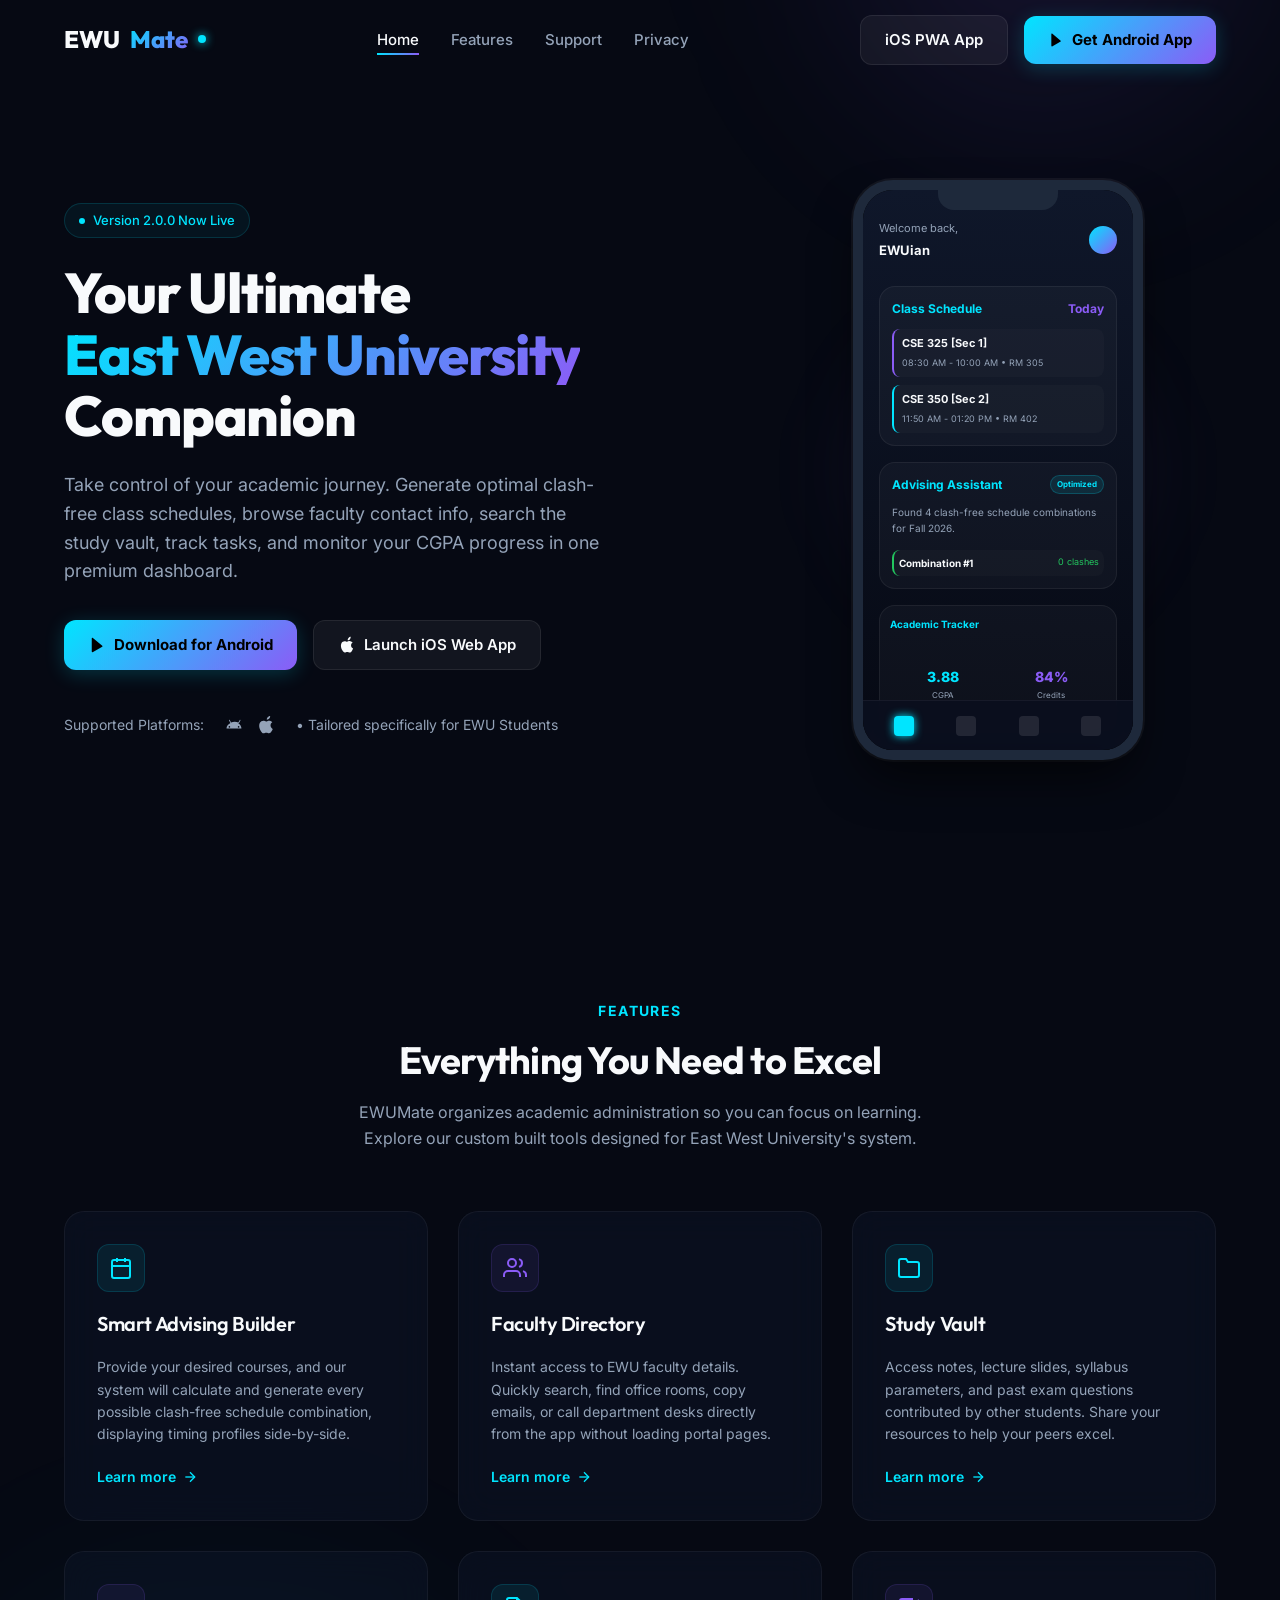
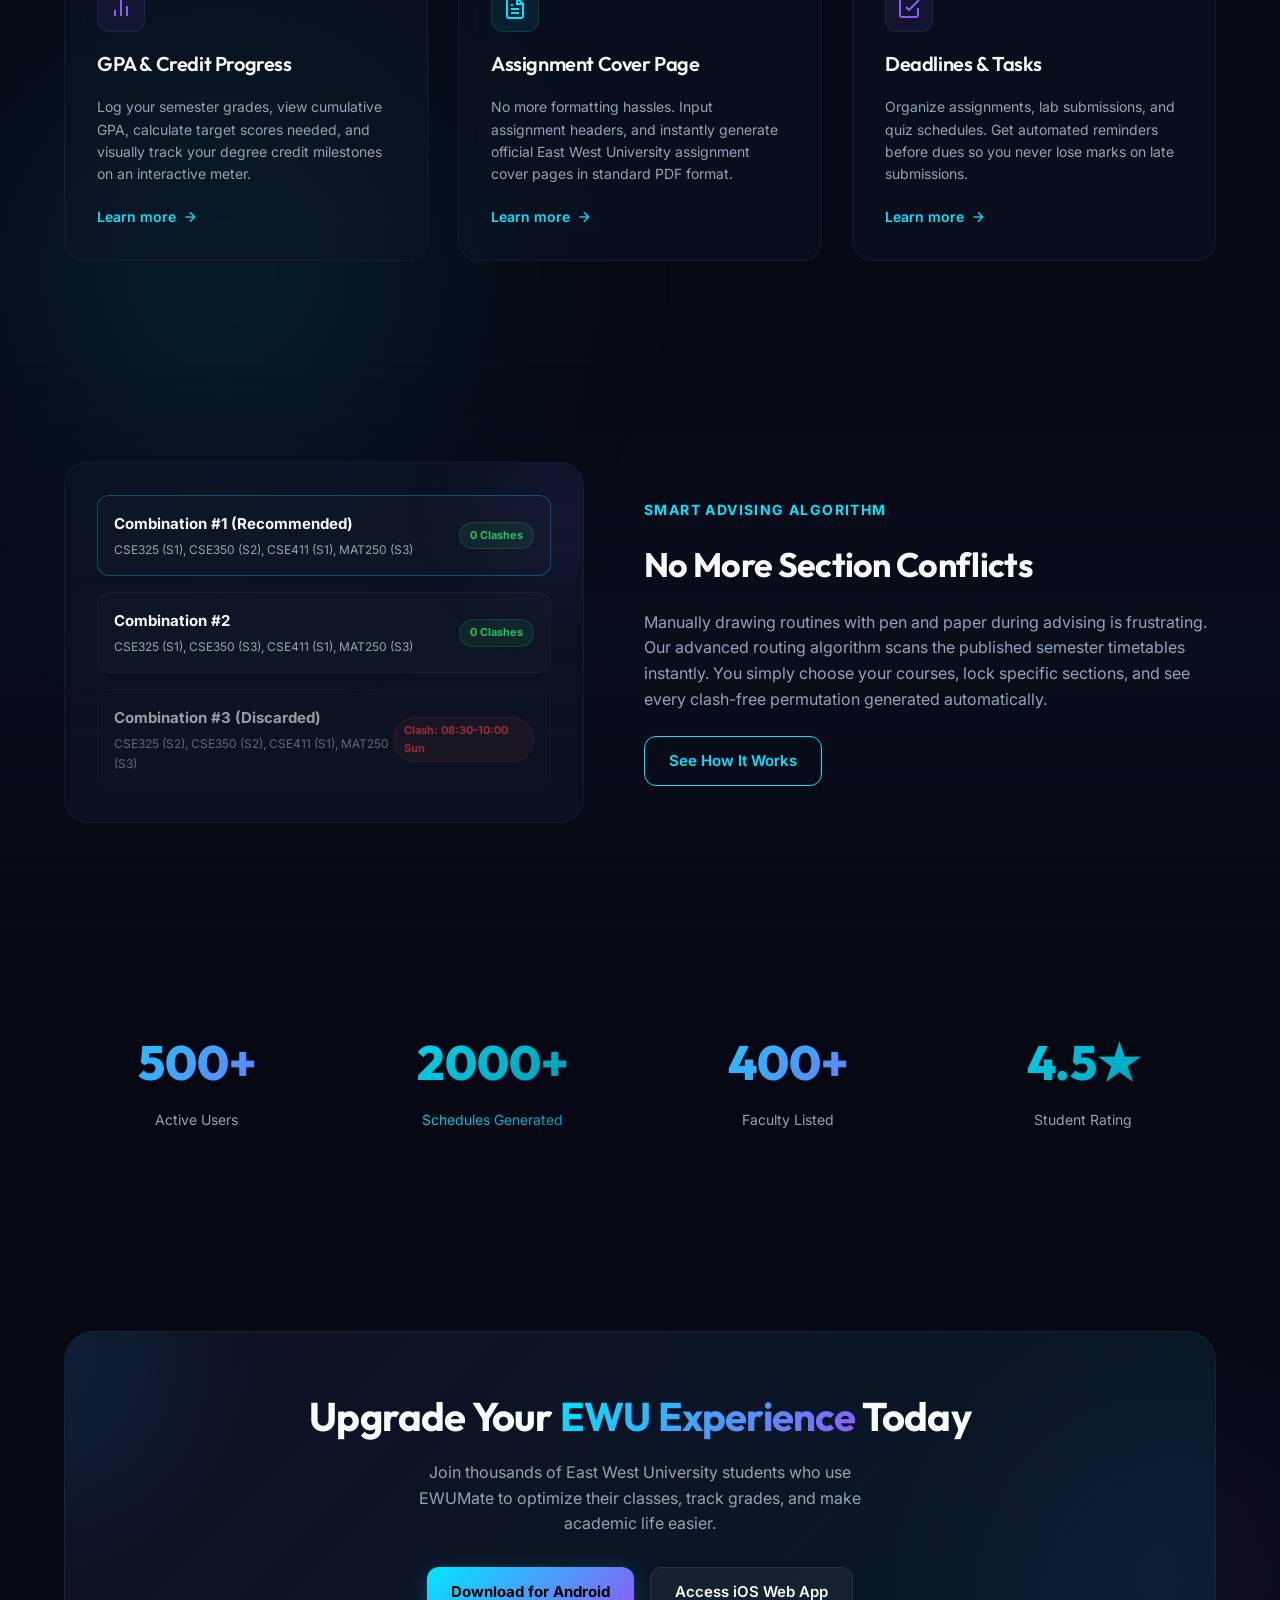
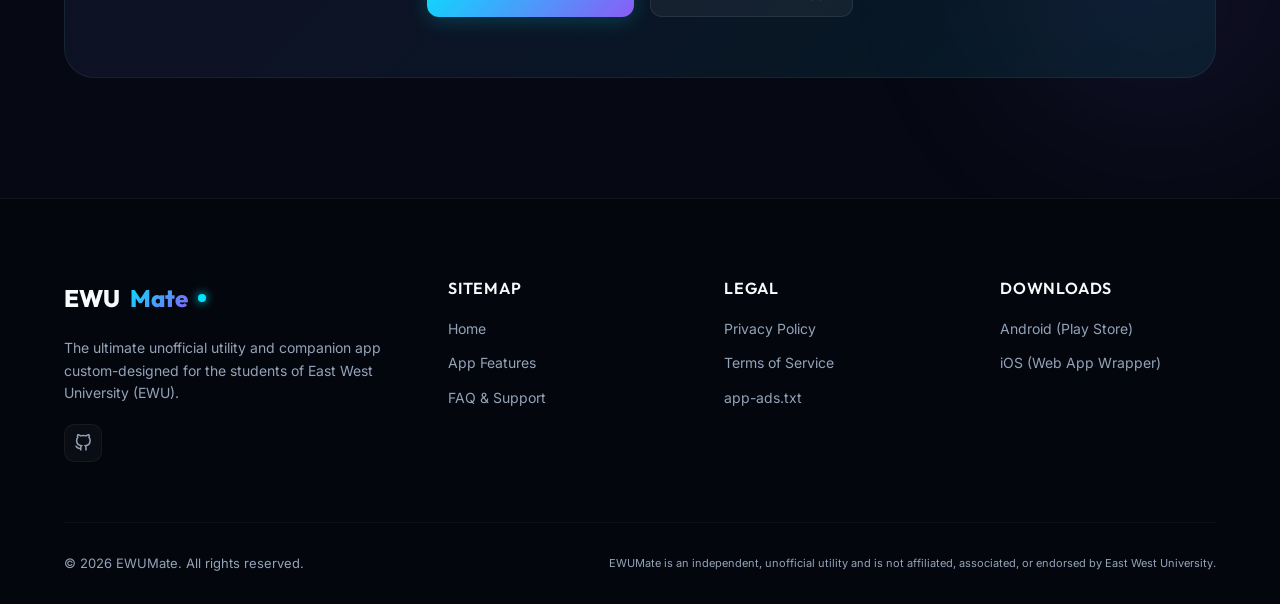
<file: index.html>
<!DOCTYPE html>
<html lang="en">
<head>
  <meta charset="UTF-8">
  <meta name="viewport" content="width=device-width, initial-scale=1.0">
  <meta name="description" content="EWUMate - The ultimate academic companion for East West University students. Optimize class schedules, browse courses, access the faculty directory, compute GPA progress, and coordinate tasks with a modern glassmorphic interface.">
  <meta name="keywords" content="EWUMate, East West University, EWU, schedule builder, advising assistant, GPA tracker, study vault, EWU portal, cover page generator">
  <title>EWUMate | The Ultimate East West University Companion</title>
  
  <!-- Styling and Favicon -->
  <link rel="stylesheet" href="styles.css">
  <link rel="icon" type="image/svg+xml" href="favicon.svg">
</head>
<body>

  <!-- Ambient Glow Effects in Background -->
  <div class="ambient-glows">
    <div class="glow-1"></div>
    <div class="glow-2"></div>
    <div class="glow-3"></div>
  </div>

  <!-- Header / Navigation -->
  <header class="navbar" id="siteNavbar">
    <div class="container">
      <a href="index.html" class="logo">
        <span>EWU</span><span class="text-gradient">Mate</span>
        <div class="logo-dot"></div>
      </a>
      
      <nav>
        <ul class="nav-links">
          <li><a href="index.html" class="active">Home</a></li>
          <li><a href="features.html">Features</a></li>
          <li><a href="support.html">Support</a></li>
          <li><a href="privacy.html">Privacy</a></li>
        </ul>
      </nav>
      
      <div class="nav-cta">
        <a href="https://app.ewumate.pro.bd" class="btn btn-secondary" target="_blank">iOS PWA App</a>
        <a href="https://play.google.com/store/apps/details?id=com.rxxeron.ewumate" class="btn btn-primary" target="_blank">
          <svg viewBox="0 0 24 24" width="16" height="16" fill="currentColor">
            <path d="M5 3.23v17.54c0 .64.53 1.09 1.13 1l12.87-7.44c.48-.28.48-.96 0-1.24L6.13 2.23A.94.94 0 0 0 5 3.23z"/>
          </svg>
          Get Android App
        </a>
      </div>
      
      <button class="menu-toggle" aria-label="Toggle Navigation">
        <span></span>
        <span></span>
        <span></span>
      </button>
    </div>
  </header>

  <!-- Hero Section -->
  <section class="hero">
    <div class="container hero-grid">
      <div class="hero-content">
        <div class="badge">
          <div class="badge-dot"></div>
          <span>Version 2.0.0 Now Live</span>
        </div>
        <h1 class="hero-title">Your Ultimate <br><span class="text-gradient">East West University</span> Companion</h1>
        <p class="hero-desc">Take control of your academic journey. Generate optimal clash-free class schedules, browse faculty contact info, search the study vault, track tasks, and monitor your CGPA progress in one premium dashboard.</p>
        
        <div class="hero-ctas">
          <a href="https://play.google.com/store/apps/details?id=com.rxxeron.ewumate" class="btn btn-primary" target="_blank">
            <svg viewBox="0 0 24 24" width="18" height="18" fill="currentColor">
              <path d="M5 3.23v17.54c0 .64.53 1.09 1.13 1l12.87-7.44c.48-.28.48-.96 0-1.24L6.13 2.23A.94.94 0 0 0 5 3.23z"/>
            </svg>
            Download for Android
          </a>
          <a href="https://app.ewumate.pro.bd" class="btn btn-secondary" target="_blank">
            <svg viewBox="0 0 24 24" width="18" height="18" fill="currentColor">
              <path d="M18.71 19.5c-.83 1.24-1.71 2.45-3.05 2.47-1.34.03-1.77-.79-3.29-.79-1.53 0-2 .77-3.27.82-1.31.05-2.3-1.32-3.14-2.53C4.25 17 2.94 12.45 4.7 9.39c.87-1.52 2.43-2.48 4.12-2.51 1.28-.02 2.5.87 3.29.87.78 0 2.26-1.07 3.81-.91.65.03 2.47.26 3.64 1.98-.09.06-2.17 1.28-2.15 3.81.03 3.02 2.65 4.03 2.68 4.04-.03.07-.42 1.44-1.38 2.83M15.97 4.17c.66-.81 1.11-1.93.99-3.06-1 .04-2.22.67-2.94 1.5-.63.73-1.18 1.87-1.03 2.99 1.11.09 2.26-.54 2.98-1.43z"/>
            </svg>
            Launch iOS Web App
          </a>
        </div>
        
        <div class="hero-platforms">
          <span>Supported Platforms:</span>
          <div class="platform-icons">
            <!-- Android -->
            <svg viewBox="0 0 24 24" aria-label="Android">
              <path d="M17.523 15.3c-.551 0-1-.448-1-1s.449-1 1-1 1 .448 1 1-.449 1-1 1m-11.045 0c-.551 0-1-.448-1-1s.449-1 1-1 1 .448 1 1-.449 1-1 1m11.545-5.8l1.7-2.9c.1-.2.1-.5-.1-.7-.2-.1-.5-.1-.7.1l-1.7 3c-1.3-.6-2.8-.9-4.3-.9-1.6 0-3.1.3-4.4.9l-1.7-3c-.2-.2-.5-.2-.7-.1-.2.1-.2.4-.1.7l1.7 2.9C4.523 11.2 3.023 13.5 3.023 16.1h17.9c0-2.6-1.5-4.9-3.9-6.6"/>
            </svg>
            <!-- iOS -->
            <svg viewBox="0 0 24 24" aria-label="iOS">
              <path d="M18.71 19.5c-.83 1.24-1.71 2.45-3.05 2.47-1.34.03-1.77-.79-3.29-.79-1.53 0-2 .77-3.27.82-1.31.05-2.3-1.32-3.14-2.53C4.25 17 2.94 12.45 4.7 9.39c.87-1.52 2.43-2.48 4.12-2.51 1.28-.02 2.5.87 3.29.87.78 0 2.26-1.07 3.81-.91.65.03 2.47.26 3.64 1.98-.09.06-2.17 1.28-2.15 3.81.03 3.02 2.65 4.03 2.68 4.04-.03.07-.42 1.44-1.38 2.83M15.97 4.17c.66-.81 1.11-1.93.99-3.06-1 .04-2.22.67-2.94 1.5-.63.73-1.18 1.87-1.03 2.99 1.11.09 2.26-.54 2.98-1.43z"/>
            </svg>
          </div>
          <span>• Tailored specifically for EWU Students</span>
        </div>
      </div>
      
      <div class="hero-mockup-container">
        <div class="mockup-glow"></div>
        <div class="phone-mockup">
          <div class="phone-notch"></div>
          <div class="phone-screen">
            <div class="phone-header">
              <div class="phone-user">
                <span>Welcome back,</span>
                <span>EWUian</span>
              </div>
              <div class="phone-avatar"></div>
            </div>
            
            <div class="phone-advising-card" style="margin-top: 10px;">
              <div class="phone-card-title">
                <span>Class Schedule</span>
                <span style="color: var(--secondary)">Today</span>
              </div>
              <div class="phone-schedule-list">
                <div class="phone-schedule-item">
                  <div class="comb-info">
                    <span class="comb-name" style="font-size: 11px;">CSE 325 [Sec 1]</span>
                    <span class="comb-meta" style="font-size: 9px;">08:30 AM - 10:00 AM • RM 305</span>
                  </div>
                </div>
                <div class="phone-schedule-item" style="border-left-color: var(--primary);">
                  <div class="comb-info">
                    <span class="comb-name" style="font-size: 11px;">CSE 350 [Sec 2]</span>
                    <span class="comb-meta" style="font-size: 9px;">11:50 AM - 01:20 PM • RM 402</span>
                  </div>
                </div>
              </div>
            </div>
            
            <div class="phone-advising-card">
              <div class="phone-card-title" style="color: var(--primary);">
                <span>Advising Assistant</span>
                <span class="comb-tag tag-cyan" style="font-size: 8px; padding: 2px 6px;">Optimized</span>
              </div>
              <p style="font-size: 10px; color: var(--text-muted);">Found 4 clash-free schedule combinations for Fall 2026.</p>
              <div class="phone-schedule-list" style="margin-top: 4px;">
                <div class="phone-schedule-item" style="border-left-color: var(--accent); padding: 5px;">
                  <span style="font-size: 10px; font-weight:700;">Combination #1</span>
                  <span style="font-size: 9px; color: var(--accent)">0 clashes</span>
                </div>
              </div>
            </div>

            <div class="phone-advising-card" style="padding: 10px; flex-grow: 1;">
              <div class="phone-card-title" style="font-size: 10px;">
                <span>Academic Tracker</span>
              </div>
              <div style="display:flex; justify-content:space-around; align-items:center; height:100%; margin-top:5px;">
                <div style="text-align:center;">
                  <span style="font-size: 14px; font-weight:800; color:var(--primary);">3.88</span>
                  <p style="font-size: 8px;">CGPA</p>
                </div>
                <div style="text-align:center;">
                  <span style="font-size: 14px; font-weight:800; color:var(--secondary);">84%</span>
                  <p style="font-size: 8px;">Credits</p>
                </div>
              </div>
            </div>

            <div class="phone-bottom-nav">
              <div class="phone-nav-icon active"></div>
              <div class="phone-nav-icon"></div>
              <div class="phone-nav-icon"></div>
              <div class="phone-nav-icon"></div>
            </div>
          </div>
        </div>
      </div>
    </div>
  </section>

  <!-- Features Section -->
  <section class="section" id="features">
    <div class="container">
      <div class="section-header">
        <span class="section-subtitle">Features</span>
        <h2 class="section-title">Everything You Need to Excel</h2>
        <p>EWUMate organizes academic administration so you can focus on learning. Explore our custom built tools designed for East West University's system.</p>
      </div>
      
      <div class="features-grid">
        <!-- 1. Advising Assistant -->
        <div class="glass-panel feature-card">
          <div class="feature-icon-wrapper">
            <svg width="24" height="24" viewBox="0 0 24 24" fill="none" stroke="currentColor" stroke-width="2">
              <rect x="3" y="4" width="18" height="18" rx="2" ry="2"/>
              <line x1="16" y1="2" x2="16" y2="6"/>
              <line x1="8" y1="2" x2="8" y2="6"/>
              <line x1="3" y1="10" x2="21" y2="10"/>
            </svg>
          </div>
          <h3>Smart Advising Builder</h3>
          <p>Provide your desired courses, and our system will calculate and generate every possible clash-free schedule combination, displaying timing profiles side-by-side.</p>
          <a href="features.html#advising" class="feature-card-link">
            Learn more
            <svg width="16" height="16" viewBox="0 0 24 24" fill="none" stroke="currentColor" stroke-width="2">
              <line x1="5" y1="12" x2="19" y2="12"/>
              <polyline points="12 5 19 12 12 19"/>
            </svg>
          </a>
        </div>

        <!-- 2. Faculty Directory -->
        <div class="glass-panel feature-card">
          <div class="feature-icon-wrapper">
            <svg width="24" height="24" viewBox="0 0 24 24" fill="none" stroke="currentColor" stroke-width="2">
              <path d="M17 21v-2a4 4 0 0 0-4-4H5a4 4 0 0 0-4 4v2"/>
              <circle cx="9" cy="7" r="4"/>
              <path d="M23 21v-2a4 4 0 0 0-3-3.87"/>
              <path d="M16 3.13a4 4 0 0 1 0 7.75"/>
            </svg>
          </div>
          <h3>Faculty Directory</h3>
          <p>Instant access to EWU faculty details. Quickly search, find office rooms, copy emails, or call department desks directly from the app without loading portal pages.</p>
          <a href="features.html#faculty" class="feature-card-link">
            Learn more
            <svg width="16" height="16" viewBox="0 0 24 24" fill="none" stroke="currentColor" stroke-width="2">
              <line x1="5" y1="12" x2="19" y2="12"/>
              <polyline points="12 5 19 12 12 19"/>
            </svg>
          </a>
        </div>

        <!-- 3. Study Vault -->
        <div class="glass-panel feature-card">
          <div class="feature-icon-wrapper">
            <svg width="24" height="24" viewBox="0 0 24 24" fill="none" stroke="currentColor" stroke-width="2">
              <path d="M22 19a2 2 0 0 1-2 2H4a2 2 0 0 1-2-2V5a2 2 0 0 1 2-2h5l2 3h9a2 2 0 0 1 2 2z"/>
            </svg>
          </div>
          <h3>Study Vault</h3>
          <p>Access notes, lecture slides, syllabus parameters, and past exam questions contributed by other students. Share your resources to help your peers excel.</p>
          <a href="features.html#vault" class="feature-card-link">
            Learn more
            <svg width="16" height="16" viewBox="0 0 24 24" fill="none" stroke="currentColor" stroke-width="2">
              <line x1="5" y1="12" x2="19" y2="12"/>
              <polyline points="12 5 19 12 12 19"/>
            </svg>
          </a>
        </div>

        <!-- 4. Progress Tracker -->
        <div class="glass-panel feature-card">
          <div class="feature-icon-wrapper">
            <svg width="24" height="24" viewBox="0 0 24 24" fill="none" stroke="currentColor" stroke-width="2">
              <line x1="18" y1="20" x2="18" y2="10"/>
              <line x1="12" y1="20" x2="12" y2="4"/>
              <line x1="6" y1="20" x2="6" y2="14"/>
            </svg>
          </div>
          <h3>GPA & Credit Progress</h3>
          <p>Log your semester grades, view cumulative GPA, calculate target scores needed, and visually track your degree credit milestones on an interactive meter.</p>
          <a href="features.html#progress" class="feature-card-link">
            Learn more
            <svg width="16" height="16" viewBox="0 0 24 24" fill="none" stroke="currentColor" stroke-width="2">
              <line x1="5" y1="12" x2="19" y2="12"/>
              <polyline points="12 5 19 12 12 19"/>
            </svg>
          </a>
        </div>

        <!-- 5. Cover Page Generator -->
        <div class="glass-panel feature-card">
          <div class="feature-icon-wrapper">
            <svg width="24" height="24" viewBox="0 0 24 24" fill="none" stroke="currentColor" stroke-width="2">
              <path d="M14 2H6a2 2 0 0 0-2 2v16a2 2 0 0 0 2 2h12a2 2 0 0 0 2-2V8z"/>
              <polyline points="14 2 14 8 20 8"/>
              <line x1="16" y1="13" x2="8" y2="13"/>
              <line x1="16" y1="17" x2="8" y2="17"/>
              <polyline points="10 9 9 9 8 9"/>
            </svg>
          </div>
          <h3>Assignment Cover Page</h3>
          <p>No more formatting hassles. Input assignment headers, and instantly generate official East West University assignment cover pages in standard PDF format.</p>
          <a href="features.html#coverpage" class="feature-card-link">
            Learn more
            <svg width="16" height="16" viewBox="0 0 24 24" fill="none" stroke="currentColor" stroke-width="2">
              <line x1="5" y1="12" x2="19" y2="12"/>
              <polyline points="12 5 19 12 12 19"/>
            </svg>
          </a>
        </div>

        <!-- 6. Deadlines & Tasks -->
        <div class="glass-panel feature-card">
          <div class="feature-icon-wrapper">
            <svg width="24" height="24" viewBox="0 0 24 24" fill="none" stroke="currentColor" stroke-width="2">
              <polyline points="9 11 12 14 22 4"/>
              <path d="M21 12v7a2 2 0 0 1-2 2H5a2 2 0 0 1-2-2V5a2 2 0 0 1 2-2h11"/>
            </svg>
          </div>
          <h3>Deadlines & Tasks</h3>
          <p>Organize assignments, lab submissions, and quiz schedules. Get automated reminders before dues so you never lose marks on late submissions.</p>
          <a href="features.html#tasks" class="feature-card-link">
            Learn more
            <svg width="16" height="16" viewBox="0 0 24 24" fill="none" stroke="currentColor" stroke-width="2">
              <line x1="5" y1="12" x2="19" y2="12"/>
              <polyline points="12 5 19 12 12 19"/>
            </svg>
          </a>
        </div>
      </div>
    </div>
  </section>

  <!-- Algorithm / Advising Deep Dive -->
  <section class="section stats-section">
    <div class="container advising-showcase">
      <div class="advising-visual">
        <div class="combination-box">
          <div class="comb-item" style="border-color: rgba(0, 229, 255, 0.3);">
            <div class="comb-info">
              <span class="comb-name">Combination #1 (Recommended)</span>
              <span class="comb-meta">CSE325 (S1), CSE350 (S2), CSE411 (S1), MAT250 (S3)</span>
            </div>
            <span class="comb-tag tag-green">0 Clashes</span>
          </div>
          <div class="comb-item">
            <div class="comb-info">
              <span class="comb-name">Combination #2</span>
              <span class="comb-meta">CSE325 (S1), CSE350 (S3), CSE411 (S1), MAT250 (S3)</span>
            </div>
            <span class="comb-tag tag-green">0 Clashes</span>
          </div>
          <div class="comb-item" style="opacity: 0.6;">
            <div class="comb-info">
              <span class="comb-name">Combination #3 (Discarded)</span>
              <span class="comb-meta">CSE325 (S2), CSE350 (S2), CSE411 (S1), MAT250 (S3)</span>
            </div>
            <span class="comb-tag tag-cyan" style="background: rgba(239, 68, 68, 0.1); color: #ef4444; border-color: rgba(239, 68, 68, 0.2);">Clash: 08:30-10:00 Sun</span>
          </div>
        </div>
      </div>
      
      <div class="hero-content">
        <span class="section-subtitle">Smart Advising Algorithm</span>
        <h2 class="section-title" style="font-size: 34px;">No More Section Conflicts</h2>
        <p>Manually drawing routines with pen and paper during advising is frustrating. Our advanced routing algorithm scans the published semester timetables instantly. You simply choose your courses, lock specific sections, and see every clash-free permutation generated automatically.</p>
        <div>
          <a href="features.html#advising" class="btn btn-outline">See How It Works</a>
        </div>
      </div>
    </div>
  </section>

  <!-- Statistics Counters -->
  <section class="section">
    <div class="container stats-grid">
      <div class="stat-item">
        <div class="stat-num text-gradient">500+</div>
        <div class="stat-label">Active Users</div>
      </div>
      <div class="stat-item">
        <div class="stat-num text-gradient-cyan">2000+</div>
        <div class="stat-label text-gradient-cyan">Schedules Generated</div>
      </div>
      <div class="stat-item">
        <div class="stat-num text-gradient">400+</div>
        <div class="stat-label">Faculty Listed</div>
      </div>
      <div class="stat-item">
        <div class="stat-num text-gradient-cyan">4.5★</div>
        <div class="stat-label">Student Rating</div>
      </div>
    </div>
  </section>

  <!-- Call to Action Banner -->
  <section class="section" style="padding-bottom: 120px;">
    <div class="container">
      <div class="cta-banner">
        <div class="cta-content">
          <h2 class="cta-title">Upgrade Your <span class="text-gradient">EWU Experience</span> Today</h2>
          <p class="cta-desc">Join thousands of East West University students who use EWUMate to optimize their classes, track grades, and make academic life easier.</p>
          <div class="cta-buttons">
            <a href="https://play.google.com/store/apps/details?id=com.rxxeron.ewumate" class="btn btn-primary" target="_blank">Download for Android</a>
            <a href="https://app.ewumate.pro.bd" class="btn btn-secondary" target="_blank">Access iOS Web App</a>
          </div>
        </div>
      </div>
    </div>
  </section>

  <!-- Footer -->
  <footer class="footer">
    <div class="container">
      <div class="footer-grid">
        <div class="footer-brand">
          <a href="index.html" class="logo">
            <span>EWU</span><span class="text-gradient">Mate</span>
            <div class="logo-dot"></div>
          </a>
          <p>The ultimate unofficial utility and companion app custom-designed for the students of East West University (EWU).</p>
          <div class="footer-socials">
            <a href="https://github.com/rxxeron/ewumateweb" class="social-icon" target="_blank" aria-label="GitHub">
              <svg width="18" height="18" viewBox="0 0 24 24" fill="none" stroke="currentColor" stroke-width="2">
                <path d="M9 19c-5 1.5-5-2.5-7-3m14 6v-3.87a3.37 3.37 0 0 0-.94-2.61c3.14-.35 6.44-1.54 6.44-7A5.44 5.44 0 0 0 20 4.77 5.07 5.07 0 0 0 19.91 1S18.73.65 16 2.48a13.38 13.38 0 0 0-7 0C6.27.65 5.09 1 5.09 1A5.07 5.07 0 0 0 5 4.77a5.44 5.44 0 0 0-1.5 3.78c0 5.42 3.3 6.61 6.44 7A3.37 3.37 0 0 0 9 18.13V22"/>
              </svg>
            </a>
          </div>
        </div>
        
        <div class="footer-links-col">
          <h4>Sitemap</h4>
          <ul class="footer-links">
            <li><a href="index.html">Home</a></li>
            <li><a href="features.html">App Features</a></li>
            <li><a href="support.html">FAQ & Support</a></li>
          </ul>
        </div>
        
        <div class="footer-links-col">
          <h4>Legal</h4>
          <ul class="footer-links">
            <li><a href="privacy.html">Privacy Policy</a></li>
            <li><a href="terms.html">Terms of Service</a></li>
            <li><a href="app-ads.txt" target="_blank">app-ads.txt</a></li>
          </ul>
        </div>
        
        <div class="footer-links-col">
          <h4>Downloads</h4>
          <ul class="footer-links">
            <li><a href="https://play.google.com/store/apps/details?id=com.rxxeron.ewumate" target="_blank">Android (Play Store)</a></li>
            <li><a href="https://app.ewumate.pro.bd" target="_blank">iOS (Web App Wrapper)</a></li>
          </ul>
        </div>
      </div>
      
      <div class="footer-bottom">
        <div class="footer-copy">
          <span>&copy; 2026 EWUMate. All rights reserved.</span>
        </div>
        <div class="footer-copy" style="font-size: 11px; color: var(--text-muted);">
          <span>EWUMate is an independent, unofficial utility and is not affiliated, associated, or endorsed by East West University.</span>
        </div>
      </div>
    </div>
  </footer>

  <!-- Scripts -->
  <script src="main.js"></script>
</body>
</html>
</file>
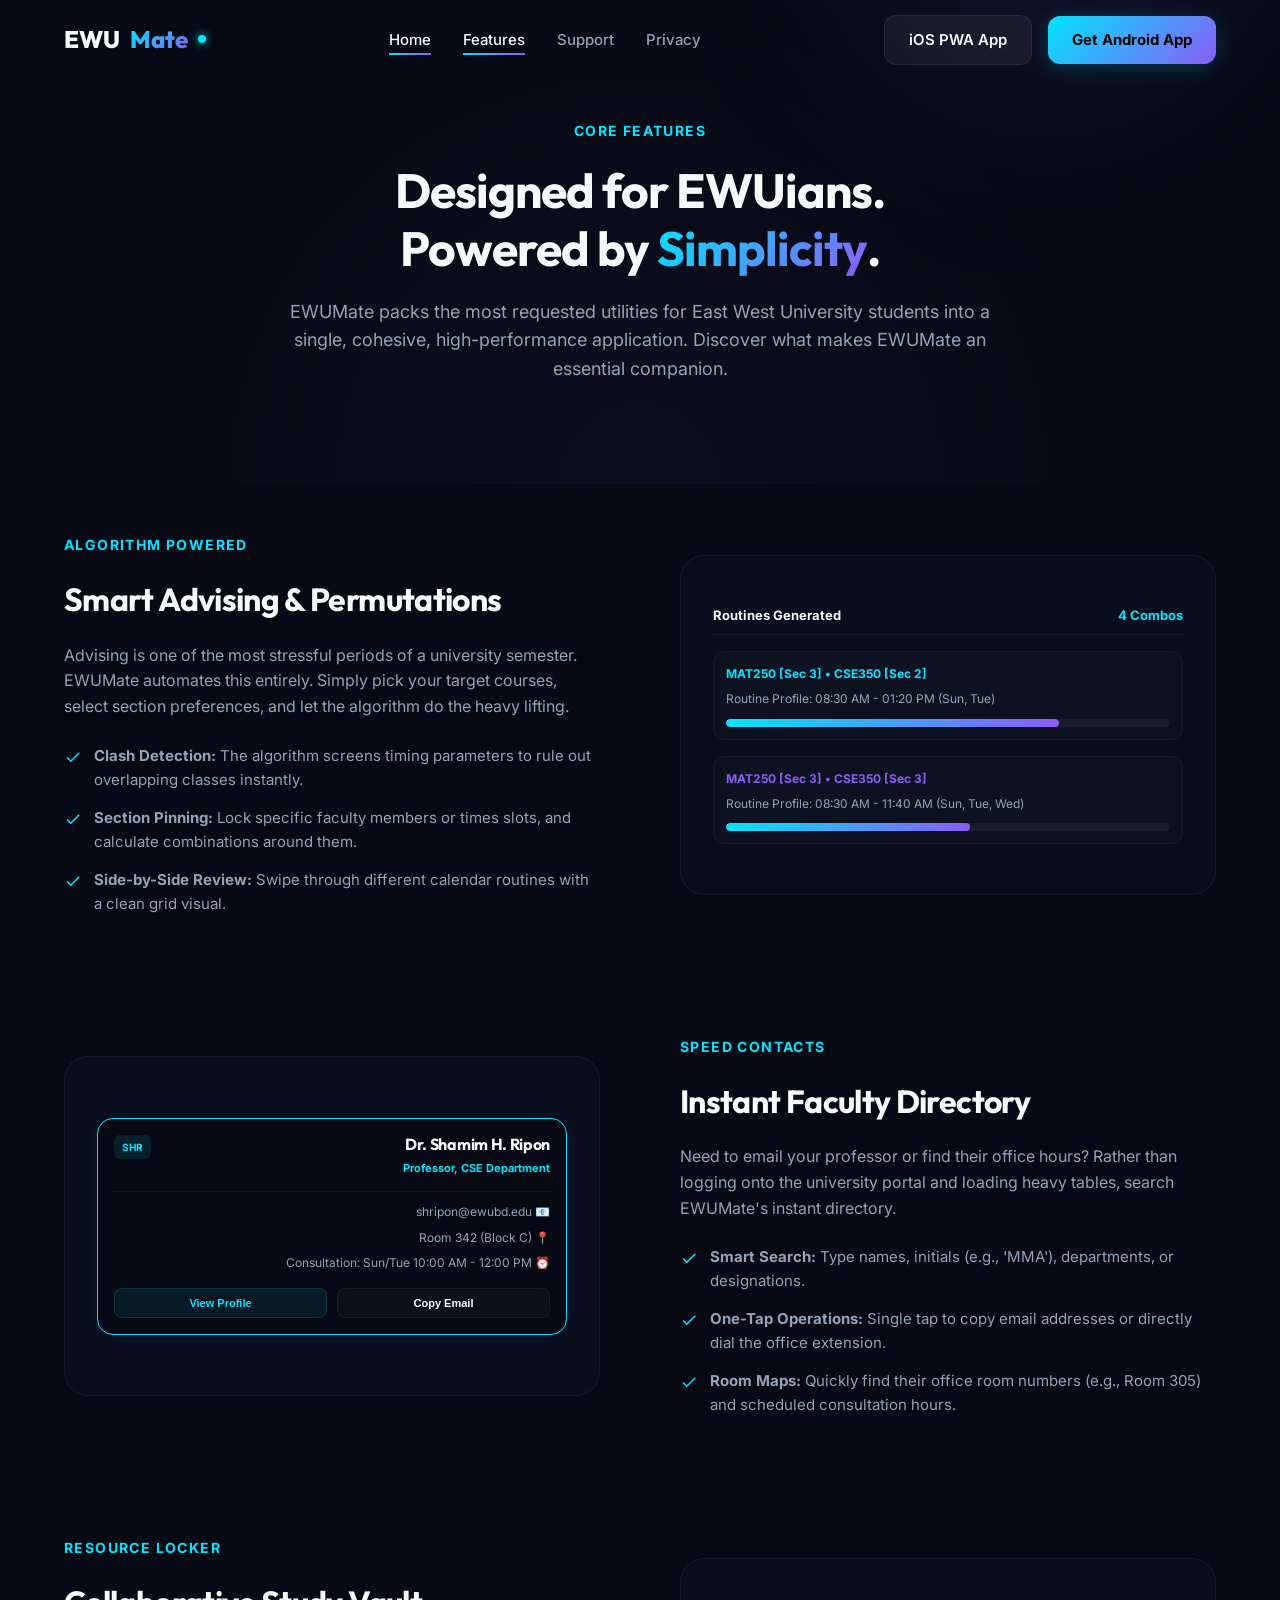
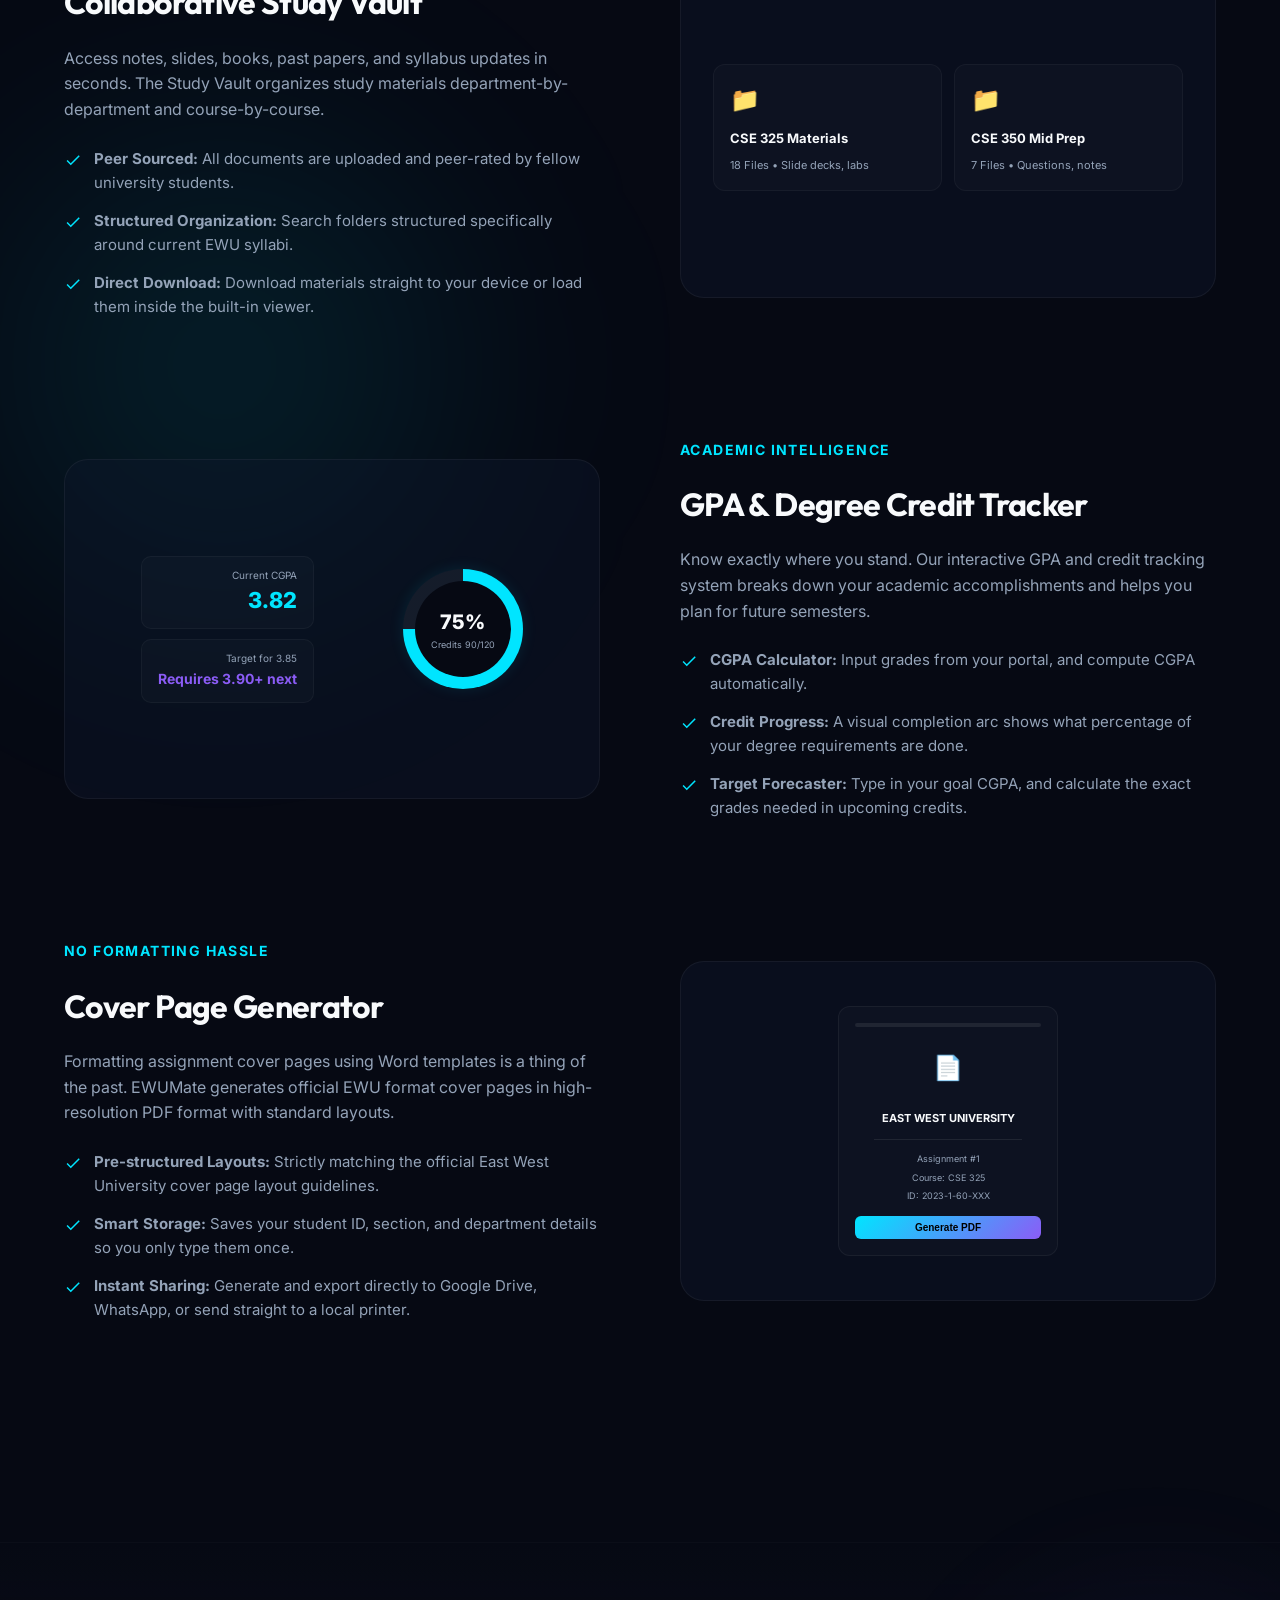
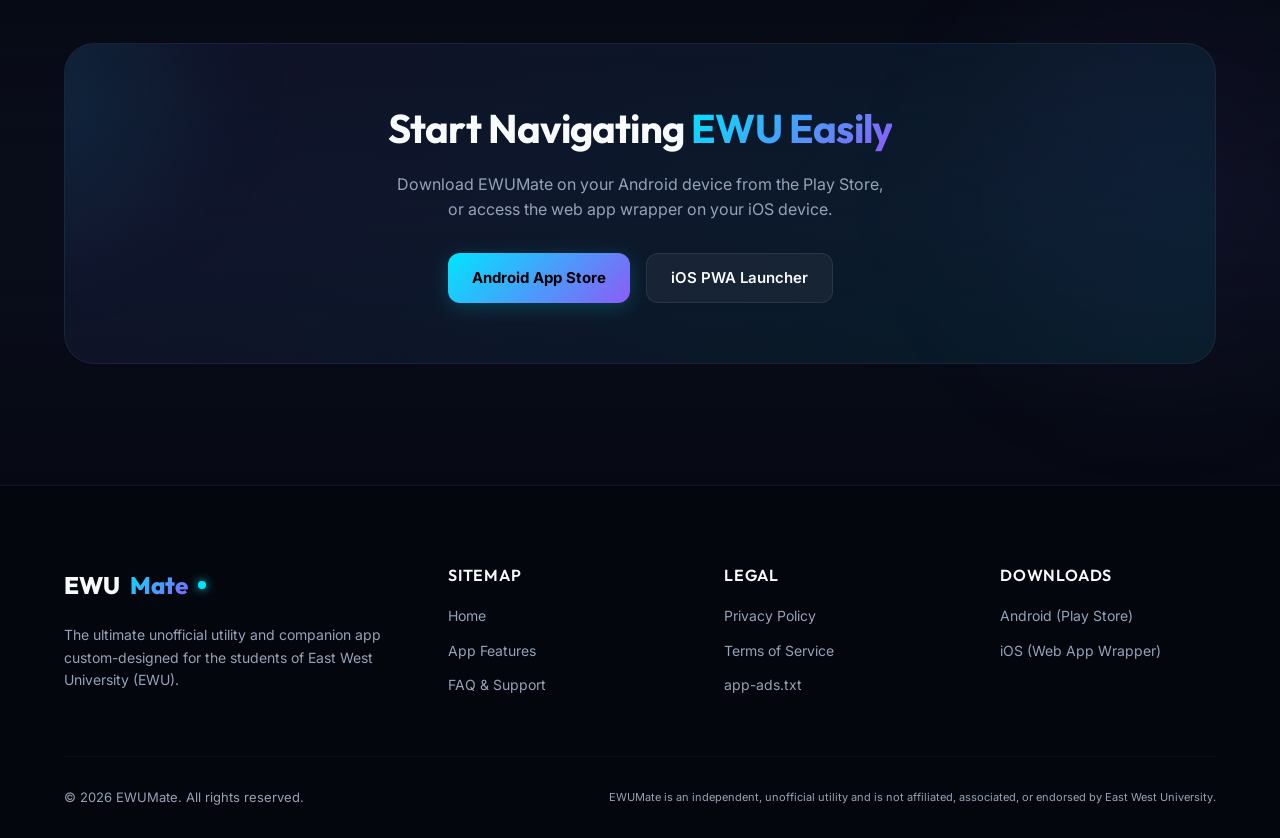
<file: features.html>
<!DOCTYPE html>
<html lang="en">
<head>
  <meta charset="UTF-8">
  <meta name="viewport" content="width=device-width, initial-scale=1.0">
  <meta name="description" content="Explore the powerful academic utility modules of EWUMate: Smart Advising, Faculty Directory, Study Vault, Cover Page PDF Generator, GPA progress calculators, and task deadline management.">
  <title>App Features | EWUMate - East West University Utility Suite</title>
  <link rel="stylesheet" href="styles.css">
  <link rel="icon" type="image/svg+xml" href="favicon.svg">
</head>
<body>

  <!-- Ambient Glow Effects -->
  <div class="ambient-glows">
    <div class="glow-1"></div>
    <div class="glow-2"></div>
    <div class="glow-3"></div>
  </div>

  <!-- Header / Navigation -->
  <header class="navbar" id="siteNavbar">
    <div class="container">
      <a href="index.html" class="logo">
        <span>EWU</span><span class="text-gradient">Mate</span>
        <div class="logo-dot"></div>
      </a>
      
      <nav>
        <ul class="nav-links">
          <li><a href="index.html">Home</a></li>
          <li><a href="features.html" class="active">Features</a></li>
          <li><a href="support.html">Support</a></li>
          <li><a href="privacy.html">Privacy</a></li>
        </ul>
      </nav>
      
      <div class="nav-cta">
        <a href="https://app.ewumate.pro.bd" class="btn btn-secondary" target="_blank">iOS PWA App</a>
        <a href="https://play.google.com/store/apps/details?id=com.rxxeron.ewumate" class="btn btn-primary" target="_blank">Get Android App</a>
      </div>
      
      <button class="menu-toggle" aria-label="Toggle Navigation">
        <span></span>
        <span></span>
        <span></span>
      </button>
    </div>
  </header>

  <!-- Features Hero Section -->
  <section class="section feature-hero">
    <div class="container feature-hero-content">
      <span class="section-subtitle">Core Features</span>
      <h1>Designed for EWUians. <br>Powered by <span class="text-gradient">Simplicity</span>.</h1>
      <p>EWUMate packs the most requested utilities for East West University students into a single, cohesive, high-performance application. Discover what makes EWUMate an essential companion.</p>
    </div>
  </section>

  <!-- Feature Detail Grid -->
  <section class="section" style="padding-top: 50px;">
    <div class="container">
      
      <!-- 1. Smart Advising & Scheduling -->
      <div class="feature-detail-row" id="advising">
        <div class="feature-detail-text">
          <span class="section-subtitle">Algorithm Powered</span>
          <h2>Smart Advising & Permutations</h2>
          <p>Advising is one of the most stressful periods of a university semester. EWUMate automates this entirely. Simply pick your target courses, select section preferences, and let the algorithm do the heavy lifting.</p>
          <ul class="feature-detail-list">
            <li>
              <svg viewBox="0 0 24 24"><path d="M9 16.17L4.83 12l-1.42 1.41L9 19 21 7l-1.41-1.41z"/></svg>
              <span><strong>Clash Detection:</strong> The algorithm screens timing parameters to rule out overlapping classes instantly.</span>
            </li>
            <li>
              <svg viewBox="0 0 24 24"><path d="M9 16.17L4.83 12l-1.42 1.41L9 19 21 7l-1.41-1.41z"/></svg>
              <span><strong>Section Pinning:</strong> Lock specific faculty members or times slots, and calculate combinations around them.</span>
            </li>
            <li>
              <svg viewBox="0 0 24 24"><path d="M9 16.17L4.83 12l-1.42 1.41L9 19 21 7l-1.41-1.41z"/></svg>
              <span><strong>Side-by-Side Review:</strong> Swipe through different calendar routines with a clean grid visual.</span>
            </li>
          </ul>
        </div>
        <div class="feature-detail-visual">
          <!-- advising visual representation -->
          <div style="width:100%; display:flex; flex-direction:column; gap:16px;">
            <div style="display:flex; justify-content:space-between; border-bottom:1px solid rgba(255,255,255,0.06); padding-bottom:8px; font-size:13px; font-weight:700;">
              <span>Routines Generated</span>
              <span style="color:var(--primary);">4 Combos</span>
            </div>
            <div style="background:rgba(255,255,255,0.02); border:1px solid rgba(255,255,255,0.04); border-radius:12px; padding:12px; font-size:12px; display:flex; flex-direction:column; gap:6px;">
              <span style="font-weight:700; color:var(--primary);">MAT250 [Sec 3] • CSE350 [Sec 2]</span>
              <span style="color:var(--text-muted);">Routine Profile: 08:30 AM - 01:20 PM (Sun, Tue)</span>
              <div style="width:100%; height:8px; background:rgba(255,255,255,0.05); border-radius:4px; overflow:hidden; margin-top:4px;">
                <div style="width:75%; height:100%; background:linear-gradient(90deg, var(--primary), var(--secondary)); border-radius:4px;"></div>
              </div>
            </div>
            <div style="background:rgba(255,255,255,0.02); border:1px solid rgba(255,255,255,0.04); border-radius:12px; padding:12px; font-size:12px; display:flex; flex-direction:column; gap:6px;">
              <span style="font-weight:700; color:var(--secondary);">MAT250 [Sec 3] • CSE350 [Sec 3]</span>
              <span style="color:var(--text-muted);">Routine Profile: 08:30 AM - 11:40 AM (Sun, Tue, Wed)</span>
              <div style="width:100%; height:8px; background:rgba(255,255,255,0.05); border-radius:4px; overflow:hidden; margin-top:4px;">
                <div style="width:55%; height:100%; background:linear-gradient(90deg, var(--primary), var(--secondary)); border-radius:4px;"></div>
              </div>
            </div>
          </div>
        </div>
      </div>

      <!-- 2. Faculty Directory -->
      <div class="feature-detail-row" id="faculty">
        <div class="feature-detail-text">
          <span class="section-subtitle">Speed Contacts</span>
          <h2>Instant Faculty Directory</h2>
          <p>Need to email your professor or find their office hours? Rather than logging onto the university portal and loading heavy tables, search EWUMate's instant directory.</p>
          <ul class="feature-detail-list">
            <li>
              <svg viewBox="0 0 24 24"><path d="M9 16.17L4.83 12l-1.42 1.41L9 19 21 7l-1.41-1.41z"/></svg>
              <span><strong>Smart Search:</strong> Type names, initials (e.g., 'MMA'), departments, or designations.</span>
            </li>
            <li>
              <svg viewBox="0 0 24 24"><path d="M9 16.17L4.83 12l-1.42 1.41L9 19 21 7l-1.41-1.41z"/></svg>
              <span><strong>One-Tap Operations:</strong> Single tap to copy email addresses or directly dial the office extension.</span>
            </li>
            <li>
              <svg viewBox="0 0 24 24"><path d="M9 16.17L4.83 12l-1.42 1.41L9 19 21 7l-1.41-1.41z"/></svg>
              <span><strong>Room Maps:</strong> Quickly find their office room numbers (e.g., Room 305) and scheduled consultation hours.</span>
            </li>
          </ul>
        </div>
        <div class="feature-detail-visual">
          <div style="width:100%; display:flex; flex-direction:column; gap:16px;">
            <div style="background:var(--bg); border:1px solid var(--primary); border-radius:16px; padding:16px; display:flex; flex-direction:column; gap:12px; box-shadow:0 0 15px rgba(0,229,255,0.05);">
              <div style="display:flex; justify-content:space-between; align-items:start;">
                <div>
                  <h4 style="font-size:16px;">Dr. Shamim H. Ripon</h4>
                  <span style="font-size:11px; color:var(--primary); font-weight:700;">Professor, CSE Department</span>
                </div>
                <div style="padding:4px 8px; background:rgba(0,229,255,0.1); border-radius:6px; font-size:10px; font-weight:700; color:var(--primary);">SHR</div>
              </div>
              <div style="display:flex; flex-direction:column; gap:6px; font-size:12px; border-top:1px solid rgba(255,255,255,0.04); padding-top:10px; color:var(--text-muted);">
                <span>📧 shripon@ewubd.edu</span>
                <span>📍 Room 342 (Block C)</span>
                <span>⏰ Consultation: Sun/Tue 10:00 AM - 12:00 PM</span>
              </div>
              <div style="display:flex; gap:10px; margin-top:4px;">
                <button style="flex:1; padding:8px; background:rgba(255,255,255,0.03); border:1px solid rgba(255,255,255,0.05); color:#fff; border-radius:8px; font-size:11px; cursor:pointer; font-weight:600;">Copy Email</button>
                <button style="flex:1; padding:8px; background:rgba(0,229,255,0.08); border:1px solid rgba(0,229,255,0.15); color:var(--primary); border-radius:8px; font-size:11px; cursor:pointer; font-weight:600;">View Profile</button>
              </div>
            </div>
          </div>
        </div>
      </div>

      <!-- 3. Study Vault -->
      <div class="feature-detail-row" id="vault">
        <div class="feature-detail-text">
          <span class="section-subtitle">Resource Locker</span>
          <h2>Collaborative Study Vault</h2>
          <p>Access notes, slides, books, past papers, and syllabus updates in seconds. The Study Vault organizes study materials department-by-department and course-by-course.</p>
          <ul class="feature-detail-list">
            <li>
              <svg viewBox="0 0 24 24"><path d="M9 16.17L4.83 12l-1.42 1.41L9 19 21 7l-1.41-1.41z"/></svg>
              <span><strong>Peer Sourced:</strong> All documents are uploaded and peer-rated by fellow university students.</span>
            </li>
            <li>
              <svg viewBox="0 0 24 24"><path d="M9 16.17L4.83 12l-1.42 1.41L9 19 21 7l-1.41-1.41z"/></svg>
              <span><strong>Structured Organization:</strong> Search folders structured specifically around current EWU syllabi.</span>
            </li>
            <li>
              <svg viewBox="0 0 24 24"><path d="M9 16.17L4.83 12l-1.42 1.41L9 19 21 7l-1.41-1.41z"/></svg>
              <span><strong>Direct Download:</strong> Download materials straight to your device or load them inside the built-in viewer.</span>
            </li>
          </ul>
        </div>
        <div class="feature-detail-visual">
          <div style="width:100%; display:grid; grid-template-columns:repeat(2, 1fr); gap:12px;">
            <div style="background:rgba(255,255,255,0.02); border:1px solid rgba(255,255,255,0.04); border-radius:12px; padding:16px; display:flex; flex-direction:column; gap:8px;">
              <span style="font-size:24px;">📁</span>
              <span style="font-weight:700; font-size:13px;">CSE 325 Materials</span>
              <span style="font-size:11px; color:var(--text-muted);">18 Files • Slide decks, labs</span>
            </div>
            <div style="background:rgba(255,255,255,0.02); border:1px solid rgba(255,255,255,0.04); border-radius:12px; padding:16px; display:flex; flex-direction:column; gap:8px;">
              <span style="font-size:24px;">📁</span>
              <span style="font-weight:700; font-size:13px;">CSE 350 Mid Prep</span>
              <span style="font-size:11px; color:var(--text-muted);">7 Files • Questions, notes</span>
            </div>
          </div>
        </div>
      </div>

      <!-- 4. Progress Tracker -->
      <div class="feature-detail-row" id="progress">
        <div class="feature-detail-text">
          <span class="section-subtitle">Academic Intelligence</span>
          <h2>GPA & Degree Credit Tracker</h2>
          <p>Know exactly where you stand. Our interactive GPA and credit tracking system breaks down your academic accomplishments and helps you plan for future semesters.</p>
          <ul class="feature-detail-list">
            <li>
              <svg viewBox="0 0 24 24"><path d="M9 16.17L4.83 12l-1.42 1.41L9 19 21 7l-1.41-1.41z"/></svg>
              <span><strong>CGPA Calculator:</strong> Input grades from your portal, and compute CGPA automatically.</span>
            </li>
            <li>
              <svg viewBox="0 0 24 24"><path d="M9 16.17L4.83 12l-1.42 1.41L9 19 21 7l-1.41-1.41z"/></svg>
              <span><strong>Credit Progress:</strong> A visual completion arc shows what percentage of your degree requirements are done.</span>
            </li>
            <li>
              <svg viewBox="0 0 24 24"><path d="M9 16.17L4.83 12l-1.42 1.41L9 19 21 7l-1.41-1.41z"/></svg>
              <span><strong>Target Forecaster:</strong> Type in your goal CGPA, and calculate the exact grades needed in upcoming credits.</span>
            </li>
          </ul>
        </div>
        <div class="feature-detail-visual">
          <div style="width:100%; display:flex; justify-content:space-around; align-items:center;">
            <!-- Circular Credit Meter -->
            <div style="position:relative; width:120px; height:120px; border-radius:50%; background:conic-gradient(var(--primary) 270deg, rgba(255,255,255,0.05) 0deg); display:flex; align-items:center; justify-content:center; box-shadow:0 0 15px rgba(0,229,255,0.1);">
              <div style="position:absolute; width:96px; height:96px; border-radius:50%; background:var(--bg); display:flex; flex-direction:column; align-items:center; justify-content:center;">
                <span style="font-size:20px; font-weight:800; color:var(--text);">75%</span>
                <span style="font-size:9px; color:var(--text-muted);">90/120 Credits</span>
              </div>
            </div>
            
            <div style="display:flex; flex-direction:column; gap:10px;">
              <div style="background:rgba(255,255,255,0.02); border:1px solid rgba(255,255,255,0.04); padding:10px 16px; border-radius:10px;">
                <span style="font-size:10px; color:var(--text-muted); display:block;">Current CGPA</span>
                <span style="font-size:22px; font-weight:800; color:var(--primary);">3.82</span>
              </div>
              <div style="background:rgba(255,255,255,0.02); border:1px solid rgba(255,255,255,0.04); padding:10px 16px; border-radius:10px;">
                <span style="font-size:10px; color:var(--text-muted); display:block;">Target for 3.85</span>
                <span style="font-size:14px; font-weight:700; color:var(--secondary);">Requires 3.90+ next</span>
              </div>
            </div>
          </div>
        </div>
      </div>

      <!-- 5. Cover Page Generator -->
      <div class="feature-detail-row" id="coverpage">
        <div class="feature-detail-text">
          <span class="section-subtitle">No Formatting Hassle</span>
          <h2>Cover Page Generator</h2>
          <p>Formatting assignment cover pages using Word templates is a thing of the past. EWUMate generates official EWU format cover pages in high-resolution PDF format with standard layouts.</p>
          <ul class="feature-detail-list">
            <li>
              <svg viewBox="0 0 24 24"><path d="M9 16.17L4.83 12l-1.42 1.41L9 19 21 7l-1.41-1.41z"/></svg>
              <span><strong>Pre-structured Layouts:</strong> Strictly matching the official East West University cover page layout guidelines.</span>
            </li>
            <li>
              <svg viewBox="0 0 24 24"><path d="M9 16.17L4.83 12l-1.42 1.41L9 19 21 7l-1.41-1.41z"/></svg>
              <span><strong>Smart Storage:</strong> Saves your student ID, section, and department details so you only type them once.</span>
            </li>
            <li>
              <svg viewBox="0 0 24 24"><path d="M9 16.17L4.83 12l-1.42 1.41L9 19 21 7l-1.41-1.41z"/></svg>
              <span><strong>Instant Sharing:</strong> Generate and export directly to Google Drive, WhatsApp, or send straight to a local printer.</span>
            </li>
          </ul>
        </div>
        <div class="feature-detail-visual">
          <div style="background:rgba(255,255,255,0.02); border:1px solid rgba(255,255,255,0.05); padding:16px; border-radius:12px; width:220px; display:flex; flex-direction:column; gap:12px; align-items:center;">
            <div style="width:100%; height:4px; background:rgba(255,255,255,0.08); border-radius:2px;"></div>
            <span style="font-size:24px; margin:10px 0;">📄</span>
            <span style="font-weight:700; font-size:11px; text-align:center;">EAST WEST UNIVERSITY</span>
            <div style="width:80%; height:1px; background:rgba(255,255,255,0.08);"></div>
            <div style="font-size:9px; text-align:center; color:var(--text-muted); display:flex; flex-direction:column; gap:4px; width:100%;">
              <span>Assignment #1</span>
              <span>Course: CSE 325</span>
              <span>ID: 2023-1-60-XXX</span>
            </div>
            <button style="width:100%; border:none; background:linear-gradient(135deg, var(--primary), var(--secondary)); color:#000; font-weight:700; padding:6px; border-radius:6px; font-size:10px; cursor:pointer;">Generate PDF</button>
          </div>
        </div>
      </div>

    </div>
  </section>

  <!-- Downloads CTA Section -->
  <section class="section stats-section" style="padding-bottom: 120px;">
    <div class="container">
      <div class="cta-banner">
        <div class="cta-content">
          <h2 class="cta-title">Start Navigating <span class="text-gradient">EWU Easily</span></h2>
          <p class="cta-desc">Download EWUMate on your Android device from the Play Store, or access the web app wrapper on your iOS device.</p>
          <div class="cta-buttons">
            <a href="https://play.google.com/store/apps/details?id=com.rxxeron.ewumate" class="btn btn-primary" target="_blank">Android App Store</a>
            <a href="https://app.ewumate.pro.bd" class="btn btn-secondary" target="_blank">iOS PWA Launcher</a>
          </div>
        </div>
      </div>
    </div>
  </section>

  <!-- Footer -->
  <footer class="footer">
    <div class="container">
      <div class="footer-grid">
        <div class="footer-brand">
          <a href="index.html" class="logo">
            <span>EWU</span><span class="text-gradient">Mate</span>
            <div class="logo-dot"></div>
          </a>
          <p>The ultimate unofficial utility and companion app custom-designed for the students of East West University (EWU).</p>
        </div>
        
        <div class="footer-links-col">
          <h4>Sitemap</h4>
          <ul class="footer-links">
            <li><a href="index.html">Home</a></li>
            <li><a href="features.html">App Features</a></li>
            <li><a href="support.html">FAQ & Support</a></li>
          </ul>
        </div>
        
        <div class="footer-links-col">
          <h4>Legal</h4>
          <ul class="footer-links">
            <li><a href="privacy.html">Privacy Policy</a></li>
            <li><a href="terms.html">Terms of Service</a></li>
            <li><a href="app-ads.txt" target="_blank">app-ads.txt</a></li>
          </ul>
        </div>
        
        <div class="footer-links-col">
          <h4>Downloads</h4>
          <ul class="footer-links">
            <li><a href="https://play.google.com/store/apps/details?id=com.rxxeron.ewumate" target="_blank">Android (Play Store)</a></li>
            <li><a href="https://app.ewumate.pro.bd" target="_blank">iOS (Web App Wrapper)</a></li>
          </ul>
        </div>
      </div>
      
      <div class="footer-bottom">
        <div class="footer-copy">
          <span>&copy; 2026 EWUMate. All rights reserved.</span>
        </div>
        <div class="footer-copy" style="font-size: 11px; color: var(--text-muted);">
          <span>EWUMate is an independent, unofficial utility and is not affiliated, associated, or endorsed by East West University.</span>
        </div>
      </div>
    </div>
  </footer>

  <script src="main.js"></script>
</body>
</html>
</file>
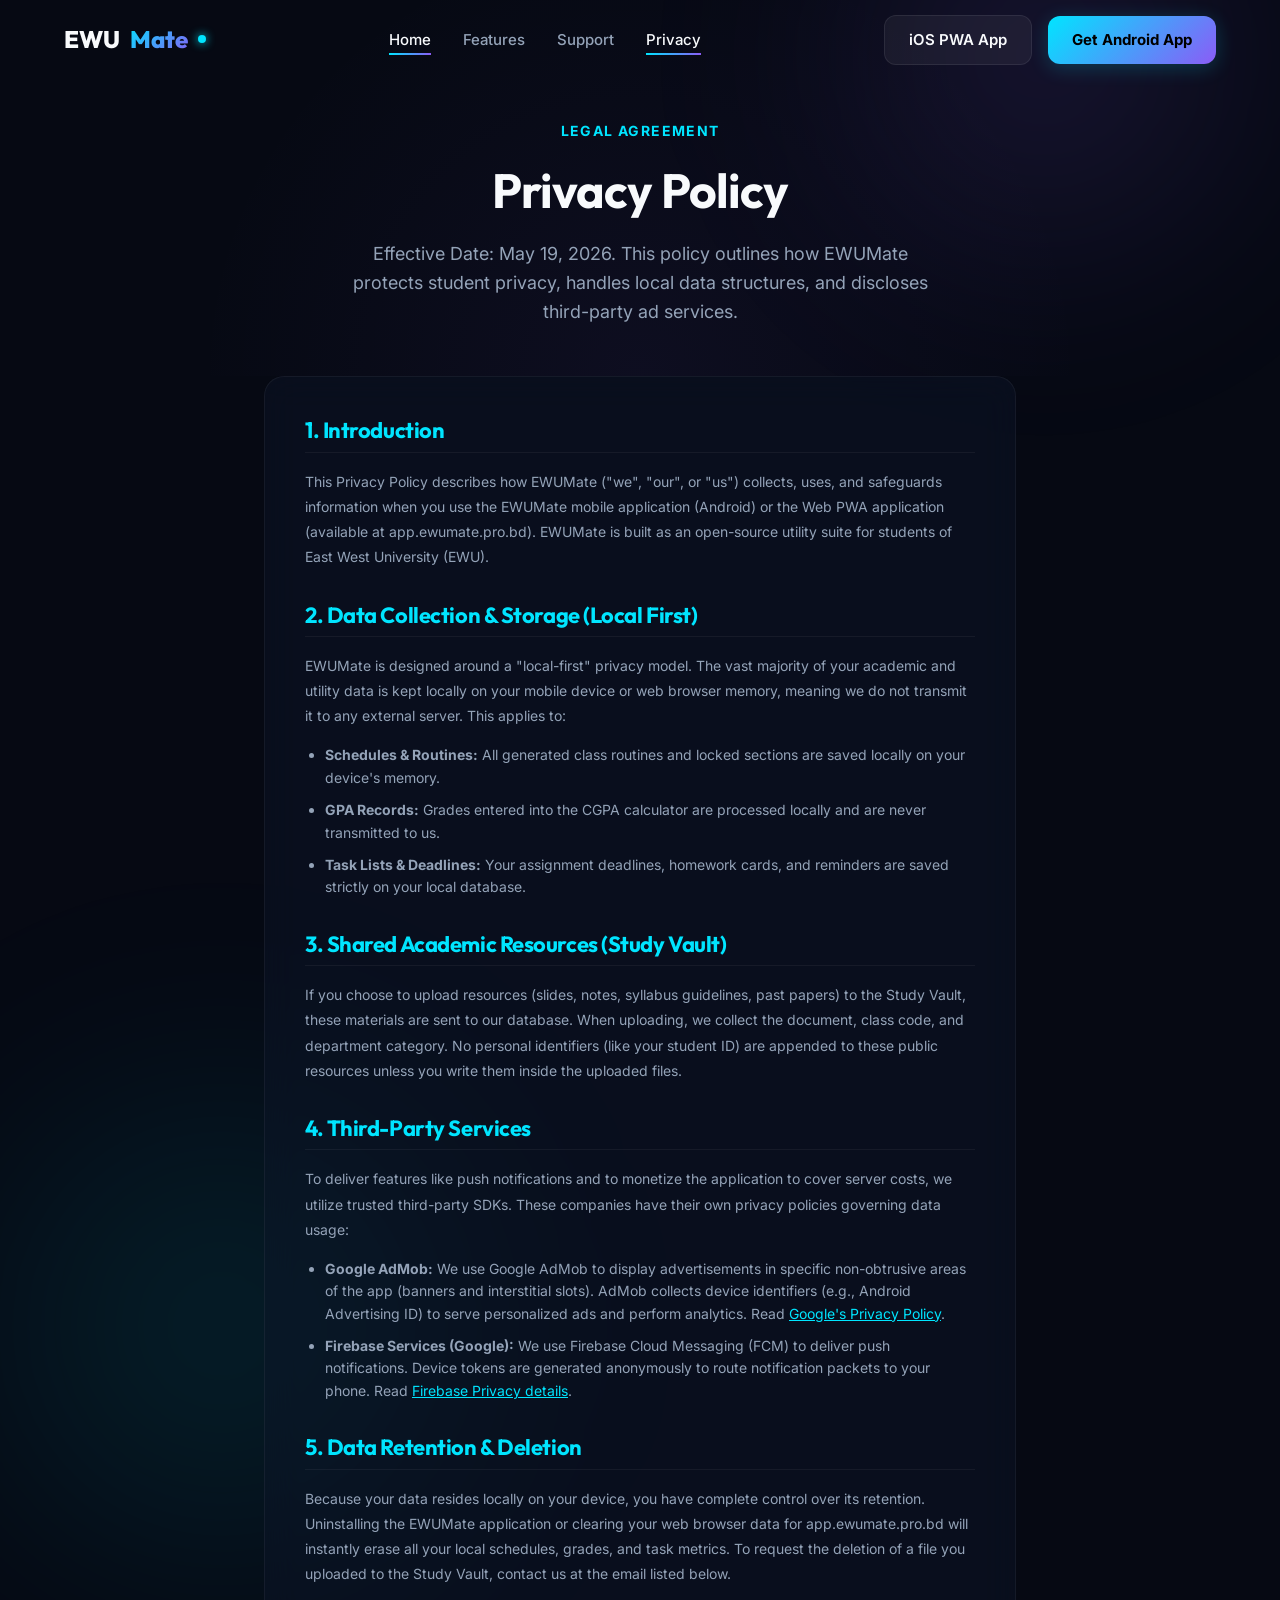
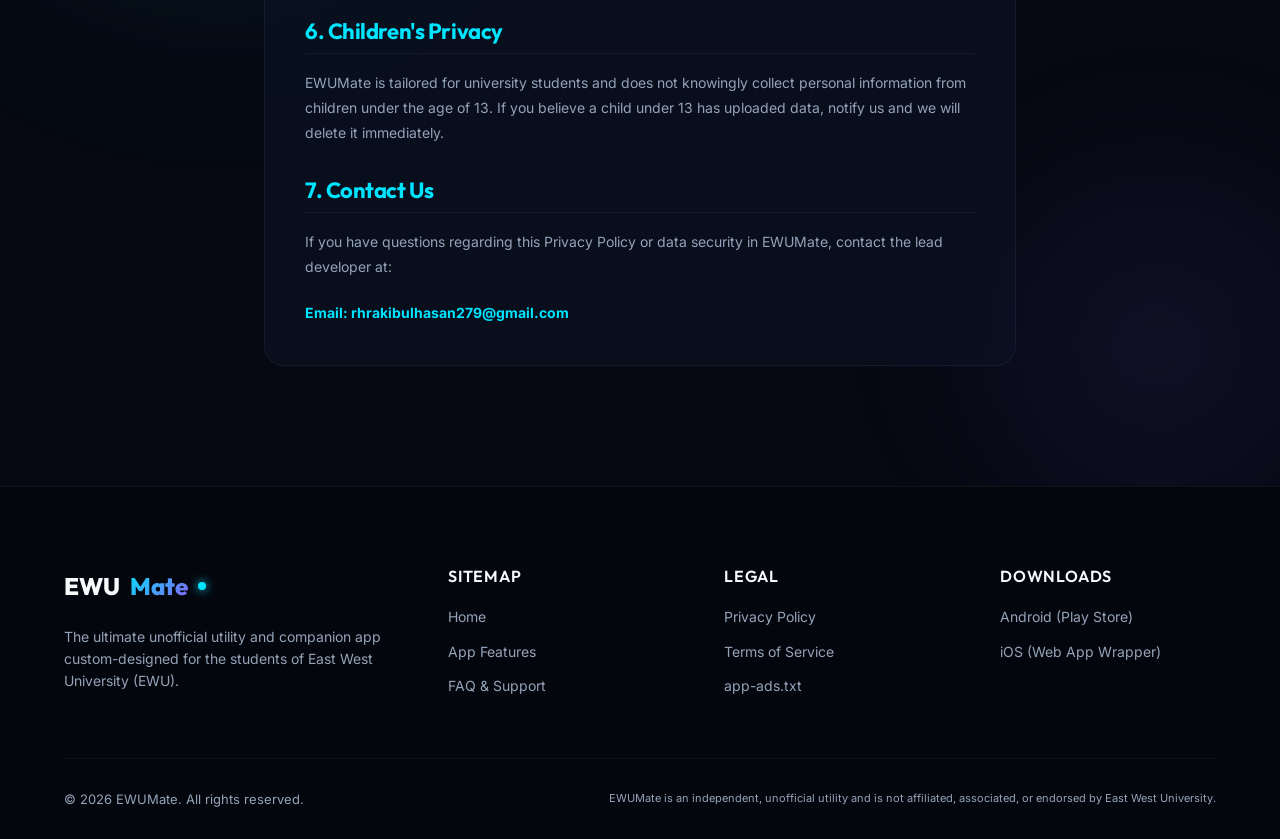
<file: privacy.html>
<!DOCTYPE html>
<html lang="en">
<head>
  <meta charset="UTF-8">
  <meta name="viewport" content="width=device-width, initial-scale=1.0">
  <meta name="description" content="Privacy Policy for EWUMate. Learn how we handle your academic data, local storage preferences, and ad integration disclosures.">
  <title>Privacy Policy | EWUMate - East West University Companion</title>
  <link rel="stylesheet" href="styles.css">
  <link rel="icon" type="image/svg+xml" href="favicon.svg">
</head>
<body>

  <!-- Ambient Glow Effects -->
  <div class="ambient-glows">
    <div class="glow-1"></div>
    <div class="glow-2"></div>
    <div class="glow-3"></div>
  </div>

  <!-- Header / Navigation -->
  <header class="navbar" id="siteNavbar">
    <div class="container">
      <a href="index.html" class="logo">
        <span>EWU</span><span class="text-gradient">Mate</span>
        <div class="logo-dot"></div>
      </a>
      
      <nav>
        <ul class="nav-links">
          <li><a href="index.html">Home</a></li>
          <li><a href="features.html">Features</a></li>
          <li><a href="support.html">Support</a></li>
          <li><a href="privacy.html" class="active">Privacy</a></li>
        </ul>
      </nav>
      
      <div class="nav-cta">
        <a href="https://app.ewumate.pro.bd" class="btn btn-secondary" target="_blank">iOS PWA App</a>
        <a href="https://play.google.com/store/apps/details?id=com.rxxeron.ewumate" class="btn btn-primary" target="_blank">Get Android App</a>
      </div>
      
      <button class="menu-toggle" aria-label="Toggle Navigation">
        <span></span>
        <span></span>
        <span></span>
      </button>
    </div>
  </header>

  <!-- Legal Title Header -->
  <section class="section feature-hero" style="padding-bottom: 50px;">
    <div class="container feature-hero-content">
      <span class="section-subtitle">Legal Agreement</span>
      <h1>Privacy Policy</h1>
      <p style="max-width: 600px;">Effective Date: May 19, 2026. This policy outlines how EWUMate protects student privacy, handles local data structures, and discloses third-party ad services.</p>
    </div>
  </section>

  <!-- Privacy Policy Content -->
  <section class="section" style="padding-top: 0; padding-bottom: 120px;">
    <div class="container legal-container">
      <div class="glass-panel legal-content" style="padding: 40px;">
        
        <section>
          <h2>1. Introduction</h2>
          <p>This Privacy Policy describes how EWUMate ("we", "our", or "us") collects, uses, and safeguards information when you use the EWUMate mobile application (Android) or the Web PWA application (available at app.ewumate.pro.bd). EWUMate is built as an open-source utility suite for students of East West University (EWU).</p>
        </section>

        <section>
          <h2>2. Data Collection & Storage (Local First)</h2>
          <p>EWUMate is designed around a "local-first" privacy model. The vast majority of your academic and utility data is kept locally on your mobile device or web browser memory, meaning we do not transmit it to any external server. This applies to:</p>
          <ul>
            <li><strong>Schedules & Routines:</strong> All generated class routines and locked sections are saved locally on your device's memory.</li>
            <li><strong>GPA Records:</strong> Grades entered into the CGPA calculator are processed locally and are never transmitted to us.</li>
            <li><strong>Task Lists & Deadlines:</strong> Your assignment deadlines, homework cards, and reminders are saved strictly on your local database.</li>
          </ul>
        </section>

        <section>
          <h2>3. Shared Academic Resources (Study Vault)</h2>
          <p>If you choose to upload resources (slides, notes, syllabus guidelines, past papers) to the Study Vault, these materials are sent to our database. When uploading, we collect the document, class code, and department category. No personal identifiers (like your student ID) are appended to these public resources unless you write them inside the uploaded files.</p>
        </section>

        <section>
          <h2>4. Third-Party Services</h2>
          <p>To deliver features like push notifications and to monetize the application to cover server costs, we utilize trusted third-party SDKs. These companies have their own privacy policies governing data usage:</p>
          <ul>
            <li><strong>Google AdMob:</strong> We use Google AdMob to display advertisements in specific non-obtrusive areas of the app (banners and interstitial slots). AdMob collects device identifiers (e.g., Android Advertising ID) to serve personalized ads and perform analytics. Read <a href="https://policies.google.com/privacy" target="_blank" style="color: var(--primary); text-decoration: underline;">Google's Privacy Policy</a>.</li>
            <li><strong>Firebase Services (Google):</strong> We use Firebase Cloud Messaging (FCM) to deliver push notifications. Device tokens are generated anonymously to route notification packets to your phone. Read <a href="https://firebase.google.com/support/privacy" target="_blank" style="color: var(--primary); text-decoration: underline;">Firebase Privacy details</a>.</li>
          </ul>
        </section>

        <section>
          <h2>5. Data Retention & Deletion</h2>
          <p>Because your data resides locally on your device, you have complete control over its retention. Uninstalling the EWUMate application or clearing your web browser data for app.ewumate.pro.bd will instantly erase all your local schedules, grades, and task metrics. To request the deletion of a file you uploaded to the Study Vault, contact us at the email listed below.</p>
        </section>

        <section>
          <h2>6. Children's Privacy</h2>
          <p>EWUMate is tailored for university students and does not knowingly collect personal information from children under the age of 13. If you believe a child under 13 has uploaded data, notify us and we will delete it immediately.</p>
        </section>

        <section>
          <h2>7. Contact Us</h2>
          <p>If you have questions regarding this Privacy Policy or data security in EWUMate, contact the lead developer at:</p>
          <p style="font-weight: 700; color: var(--primary); margin-top: 5px;">Email: rhrakibulhasan279@gmail.com</p>
        </section>

      </div>
    </div>
  </section>

  <!-- Footer -->
  <footer class="footer">
    <div class="container">
      <div class="footer-grid">
        <div class="footer-brand">
          <a href="index.html" class="logo">
            <span>EWU</span><span class="text-gradient">Mate</span>
            <div class="logo-dot"></div>
          </a>
          <p>The ultimate unofficial utility and companion app custom-designed for the students of East West University (EWU).</p>
        </div>
        
        <div class="footer-links-col">
          <h4>Sitemap</h4>
          <ul class="footer-links">
            <li><a href="index.html">Home</a></li>
            <li><a href="features.html">App Features</a></li>
            <li><a href="support.html">FAQ & Support</a></li>
          </ul>
        </div>
        
        <div class="footer-links-col">
          <h4>Legal</h4>
          <ul class="footer-links">
            <li><a href="privacy.html">Privacy Policy</a></li>
            <li><a href="terms.html">Terms of Service</a></li>
            <li><a href="app-ads.txt" target="_blank">app-ads.txt</a></li>
          </ul>
        </div>
        
        <div class="footer-links-col">
          <h4>Downloads</h4>
          <ul class="footer-links">
            <li><a href="https://play.google.com/store/apps/details?id=com.rxxeron.ewumate" target="_blank">Android (Play Store)</a></li>
            <li><a href="https://app.ewumate.pro.bd" target="_blank">iOS (Web App Wrapper)</a></li>
          </ul>
        </div>
      </div>
      
      <div class="footer-bottom">
        <div class="footer-copy">
          <span>&copy; 2026 EWUMate. All rights reserved.</span>
        </div>
        <div class="footer-copy" style="font-size: 11px; color: var(--text-muted);">
          <span>EWUMate is an independent, unofficial utility and is not affiliated, associated, or endorsed by East West University.</span>
        </div>
      </div>
    </div>
  </footer>

  <script src="main.js"></script>
</body>
</html>
</file>
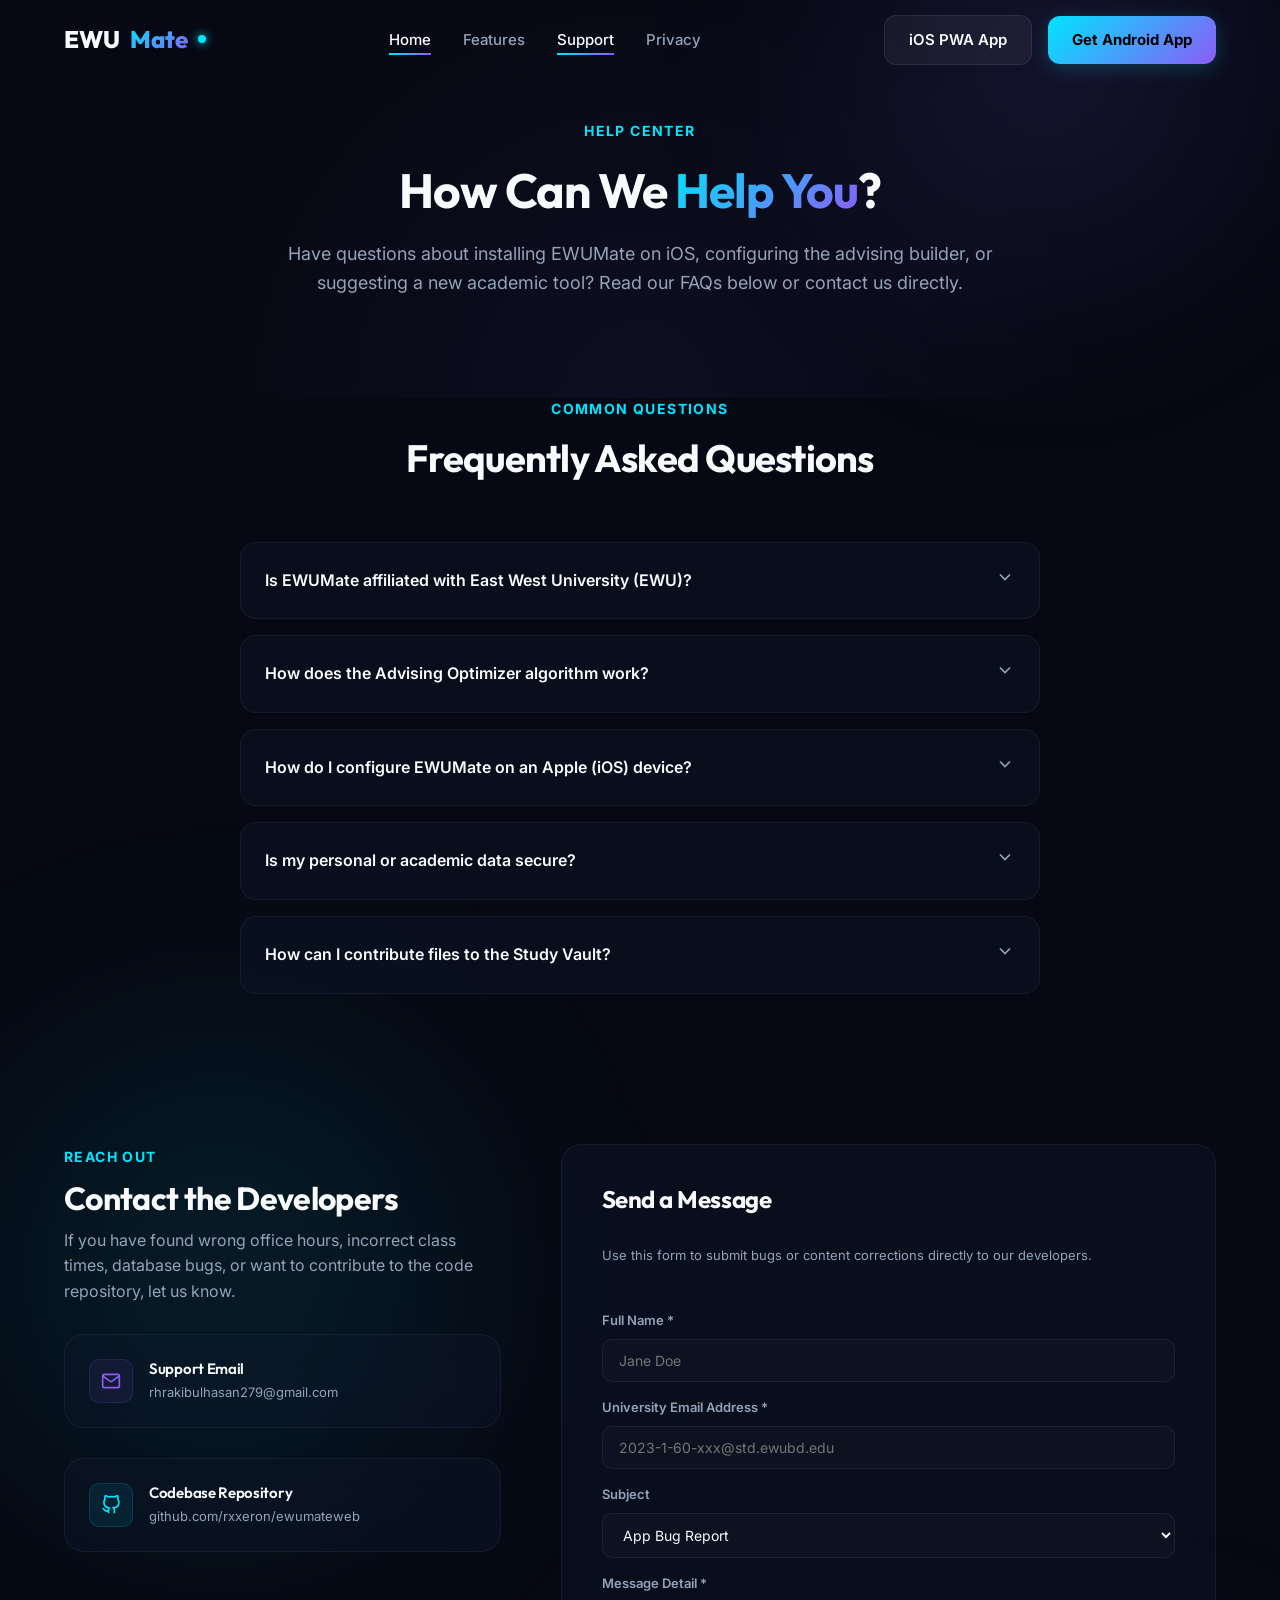
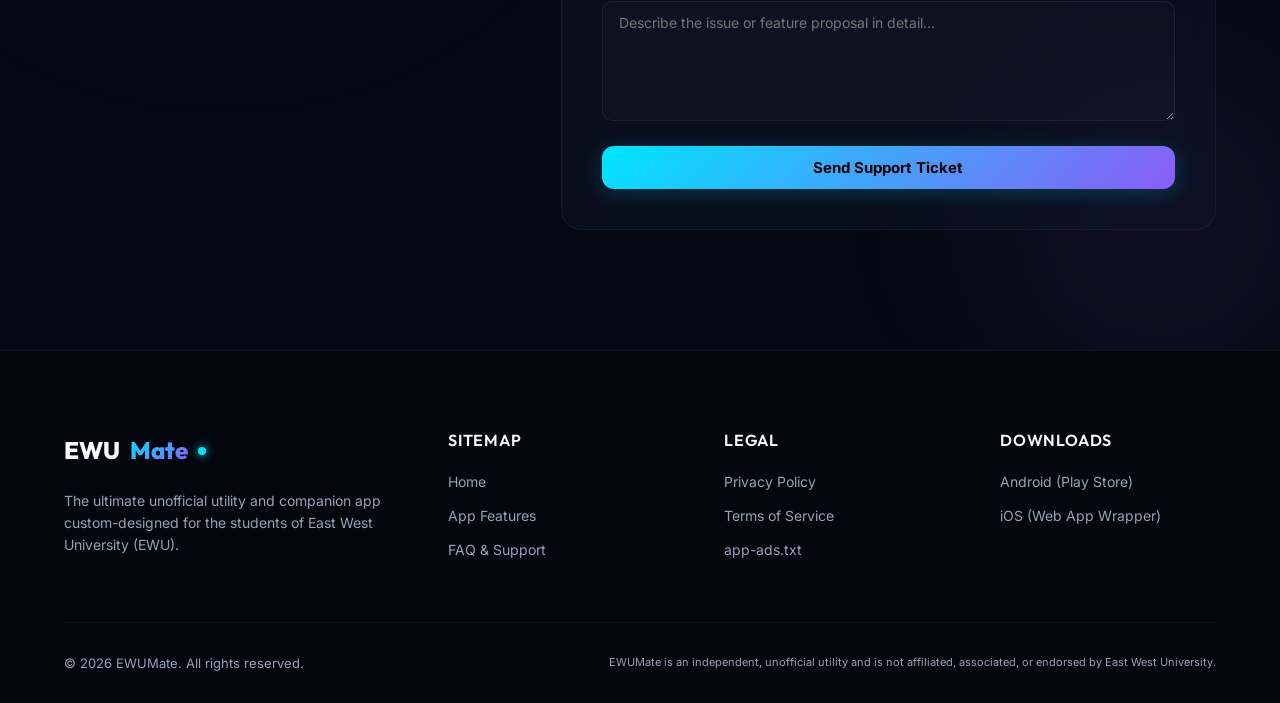
<file: support.html>
<!DOCTYPE html>
<html lang="en">
<head>
  <meta charset="UTF-8">
  <meta name="viewport" content="width=device-width, initial-scale=1.0">
  <meta name="description" content="Get help with EWUMate. Read our FAQ regarding advising, iOS configuration, Study Vault sharing, and contact the development team directly.">
  <title>FAQ & Support | EWUMate - East West University Companion</title>
  <link rel="stylesheet" href="styles.css">
  <link rel="icon" type="image/svg+xml" href="favicon.svg">
</head>
<body>

  <!-- Ambient Glow Effects -->
  <div class="ambient-glows">
    <div class="glow-1"></div>
    <div class="glow-2"></div>
    <div class="glow-3"></div>
  </div>

  <!-- Header / Navigation -->
  <header class="navbar" id="siteNavbar">
    <div class="container">
      <a href="index.html" class="logo">
        <span>EWU</span><span class="text-gradient">Mate</span>
        <div class="logo-dot"></div>
      </a>
      
      <nav>
        <ul class="nav-links">
          <li><a href="index.html">Home</a></li>
          <li><a href="features.html">Features</a></li>
          <li><a href="support.html" class="active">Support</a></li>
          <li><a href="privacy.html">Privacy</a></li>
        </ul>
      </nav>
      
      <div class="nav-cta">
        <a href="https://app.ewumate.pro.bd" class="btn btn-secondary" target="_blank">iOS PWA App</a>
        <a href="https://play.google.com/store/apps/details?id=com.rxxeron.ewumate" class="btn btn-primary" target="_blank">Get Android App</a>
      </div>
      
      <button class="menu-toggle" aria-label="Toggle Navigation">
        <span></span>
        <span></span>
        <span></span>
      </button>
    </div>
  </header>

  <!-- Support Hero Section -->
  <section class="section feature-hero">
    <div class="container feature-hero-content">
      <span class="section-subtitle">Help Center</span>
      <h1>How Can We <span class="text-gradient">Help You</span>?</h1>
      <p>Have questions about installing EWUMate on iOS, configuring the advising builder, or suggesting a new academic tool? Read our FAQs below or contact us directly.</p>
    </div>
  </section>

  <!-- FAQs Accordion Section -->
  <section class="section" style="padding-top: 0;">
    <div class="container">
      <div class="section-header">
        <span class="section-subtitle">Common Questions</span>
        <h2 class="section-title">Frequently Asked Questions</h2>
      </div>
      
      <div class="faq-list">
        <!-- 1 -->
        <div class="faq-item">
          <div class="faq-question">
            <span>Is EWUMate affiliated with East West University (EWU)?</span>
            <div class="faq-icon">
              <svg width="20" height="20" viewBox="0 0 24 24" fill="none" stroke="currentColor" stroke-width="2">
                <polyline points="6 9 12 15 18 9"/>
              </svg>
            </div>
          </div>
          <div class="faq-answer">
            <div class="faq-answer-inner">
              No. EWUMate is a completely independent, unofficial utility suite. It is developed and maintained by students for students to solve common administrative scheduling and academic resource access difficulties. It is not affiliated, endorsed, supported, or sponsored by East West University.
            </div>
          </div>
        </div>

        <!-- 2 -->
        <div class="faq-item">
          <div class="faq-question">
            <span>How does the Advising Optimizer algorithm work?</span>
            <div class="faq-icon">
              <svg width="20" height="20" viewBox="0 0 24 24" fill="none" stroke="currentColor" stroke-width="2">
                <polyline points="6 9 12 15 18 9"/>
              </svg>
            </div>
          </div>
          <div class="faq-answer">
            <div class="faq-answer-inner">
              Our backend parsing system extracts section timetables published by the university for the upcoming semester. When you pick your desired courses in the advising builder, our offline-capable algorithm processes all mathematical combinations. It filters out sections that clash in time and displays the clean, clash-free permutations.
            </div>
          </div>
        </div>

        <!-- 3 -->
        <div class="faq-item">
          <div class="faq-question">
            <span>How do I configure EWUMate on an Apple (iOS) device?</span>
            <div class="faq-icon">
              <svg width="20" height="20" viewBox="0 0 24 24" fill="none" stroke="currentColor" stroke-width="2">
                <polyline points="6 9 12 15 18 9"/>
              </svg>
            </div>
          </div>
          <div class="faq-answer">
            <div class="faq-answer-inner">
              To support iOS users without App Store developer fees, EWUMate is built as a Progressive Web App (PWA). Simply open <a href="https://app.ewumate.pro.bd" target="_blank" style="color: var(--primary); text-decoration: underline;">https://app.ewumate.pro.bd</a> in Safari on your iPhone, click the <strong>Share</strong> button at the bottom of Safari, and select <strong>Add to Home Screen</strong>. It will look and run exactly like a native app.
            </div>
          </div>
        </div>

        <!-- 4 -->
        <div class="faq-item">
          <div class="faq-question">
            <span>Is my personal or academic data secure?</span>
            <div class="faq-icon">
              <svg width="20" height="20" viewBox="0 0 24 24" fill="none" stroke="currentColor" stroke-width="2">
                <polyline points="6 9 12 15 18 9"/>
              </svg>
            </div>
          </div>
          <div class="faq-answer">
            <div class="faq-answer-inner">
              Yes, entirely. EWUMate runs locally on your device. We do not store your credentials, CGPA records, task list, or customized routines on our servers. Any sync capabilities (like Study Vault uploads) are done explicitly with your approval.
            </div>
          </div>
        </div>

        <!-- 5 -->
        <div class="faq-item">
          <div class="faq-question">
            <span>How can I contribute files to the Study Vault?</span>
            <div class="faq-icon">
              <svg width="20" height="20" viewBox="0 0 24 24" fill="none" stroke="currentColor" stroke-width="2">
                <polyline points="6 9 12 15 18 9"/>
              </svg>
            </div>
          </div>
          <div class="faq-answer">
            <div class="faq-answer-inner">
              You can upload files directly through the Study Vault module in the app. Pick your department, input the course code, select the file type (Slide, Lecture Notes, Past Exam), and upload. Once approved by our student moderators, it will become available to all EWU users.
            </div>
          </div>
        </div>
      </div>
    </div>
  </section>

  <!-- Contact Section -->
  <section class="section" id="contact" style="padding-top: 50px; padding-bottom: 120px;">
    <div class="container contact-container">
      <div class="contact-info">
        <div>
          <span class="section-subtitle">Reach Out</span>
          <h2 style="font-size: 32px; margin-top: 10px;">Contact the Developers</h2>
          <p style="margin-top: 10px;">If you have found wrong office hours, incorrect class times, database bugs, or want to contribute to the code repository, let us know.</p>
        </div>
        
        <div class="glass-panel contact-card">
          <div class="contact-card-icon">
            <svg width="20" height="20" viewBox="0 0 24 24" fill="none" stroke="currentColor" stroke-width="2">
              <path d="M4 4h16c1.1 0 2 .9 2 2v12c0 1.1-.9 2-2 2H4c-1.1 0-2-.9-2-2V6c0-1.1.9-2 2-2z"/>
              <polyline points="22,6 12,13 2,6"/>
            </svg>
          </div>
          <div class="contact-card-details">
            <h4>Support Email</h4>
            <p>rhrakibulhasan279@gmail.com</p>
          </div>
        </div>

        <div class="glass-panel contact-card">
          <div class="contact-card-icon" style="background: rgba(0, 229, 255, 0.08); border-color: rgba(0, 229, 255, 0.15); color: var(--primary);">
            <svg width="20" height="20" viewBox="0 0 24 24" fill="none" stroke="currentColor" stroke-width="2">
              <path d="M9 19c-5 1.5-5-2.5-7-3m14 6v-3.87a3.37 3.37 0 0 0-.94-2.61c3.14-.35 6.44-1.54 6.44-7A5.44 5.44 0 0 0 20 4.77 5.07 5.07 0 0 0 19.91 1S18.73.65 16 2.48a13.38 13.38 0 0 0-7 0C6.27.65 5.09 1 5.09 1A5.07 5.07 0 0 0 5 4.77a5.44 5.44 0 0 0-1.5 3.78c0 5.42 3.3 6.61 6.44 7A3.37 3.37 0 0 0 9 18.13V22"/>
            </svg>
          </div>
          <div class="contact-card-details">
            <h4>Codebase Repository</h4>
            <p>github.com/rxxeron/ewumateweb</p>
          </div>
        </div>
      </div>
      
      <div class="glass-panel contact-form">
        <h3 class="form-title">Send a Message</h3>
        <p style="font-size: 13px; margin-bottom: 20px;">Use this form to submit bugs or content corrections directly to our developers.</p>
        
        <form id="supportContactForm">
          <div class="form-group">
            <label for="formName">Full Name *</label>
            <input type="text" id="formName" class="form-control" placeholder="Jane Doe" required>
          </div>
          
          <div class="form-group" style="margin-top: 15px;">
            <label for="formEmail">University Email Address *</label>
            <input type="email" id="formEmail" class="form-control" placeholder="2023-1-60-xxx@std.ewubd.edu" required>
          </div>
          
          <div class="form-group" style="margin-top: 15px;">
            <label for="formSubject">Subject</label>
            <select id="formSubject" class="form-control">
              <option value="Bug Report">App Bug Report</option>
              <option value="Data Correction">Database/Faculty Detail Correction</option>
              <option value="Feature Request">Feature Suggestion</option>
              <option value="Other">Other Inquiry</option>
            </select>
          </div>
          
          <div class="form-group" style="margin-top: 15px;">
            <label for="formMessage">Message Detail *</label>
            <textarea id="formMessage" class="form-control" placeholder="Describe the issue or feature proposal in detail..." required></textarea>
          </div>
          
          <button type="submit" class="btn btn-primary" style="width: 100%; margin-top: 25px;">Send Support Ticket</button>
        </form>
      </div>
    </div>
  </section>

  <!-- Footer -->
  <footer class="footer">
    <div class="container">
      <div class="footer-grid">
        <div class="footer-brand">
          <a href="index.html" class="logo">
            <span>EWU</span><span class="text-gradient">Mate</span>
            <div class="logo-dot"></div>
          </a>
          <p>The ultimate unofficial utility and companion app custom-designed for the students of East West University (EWU).</p>
        </div>
        
        <div class="footer-links-col">
          <h4>Sitemap</h4>
          <ul class="footer-links">
            <li><a href="index.html">Home</a></li>
            <li><a href="features.html">App Features</a></li>
            <li><a href="support.html">FAQ & Support</a></li>
          </ul>
        </div>
        
        <div class="footer-links-col">
          <h4>Legal</h4>
          <ul class="footer-links">
            <li><a href="privacy.html">Privacy Policy</a></li>
            <li><a href="terms.html">Terms of Service</a></li>
            <li><a href="app-ads.txt" target="_blank">app-ads.txt</a></li>
          </ul>
        </div>
        
        <div class="footer-links-col">
          <h4>Downloads</h4>
          <ul class="footer-links">
            <li><a href="https://play.google.com/store/apps/details?id=com.rxxeron.ewumate" target="_blank">Android (Play Store)</a></li>
            <li><a href="https://app.ewumate.pro.bd" target="_blank">iOS (Web App Wrapper)</a></li>
          </ul>
        </div>
      </div>
      
      <div class="footer-bottom">
        <div class="footer-copy">
          <span>&copy; 2026 EWUMate. All rights reserved.</span>
        </div>
        <div class="footer-copy" style="font-size: 11px; color: var(--text-muted);">
          <span>EWUMate is an independent, unofficial utility and is not affiliated, associated, or endorsed by East West University.</span>
        </div>
      </div>
    </div>
  </footer>

  <script src="main.js"></script>
</body>
</html>
</file>
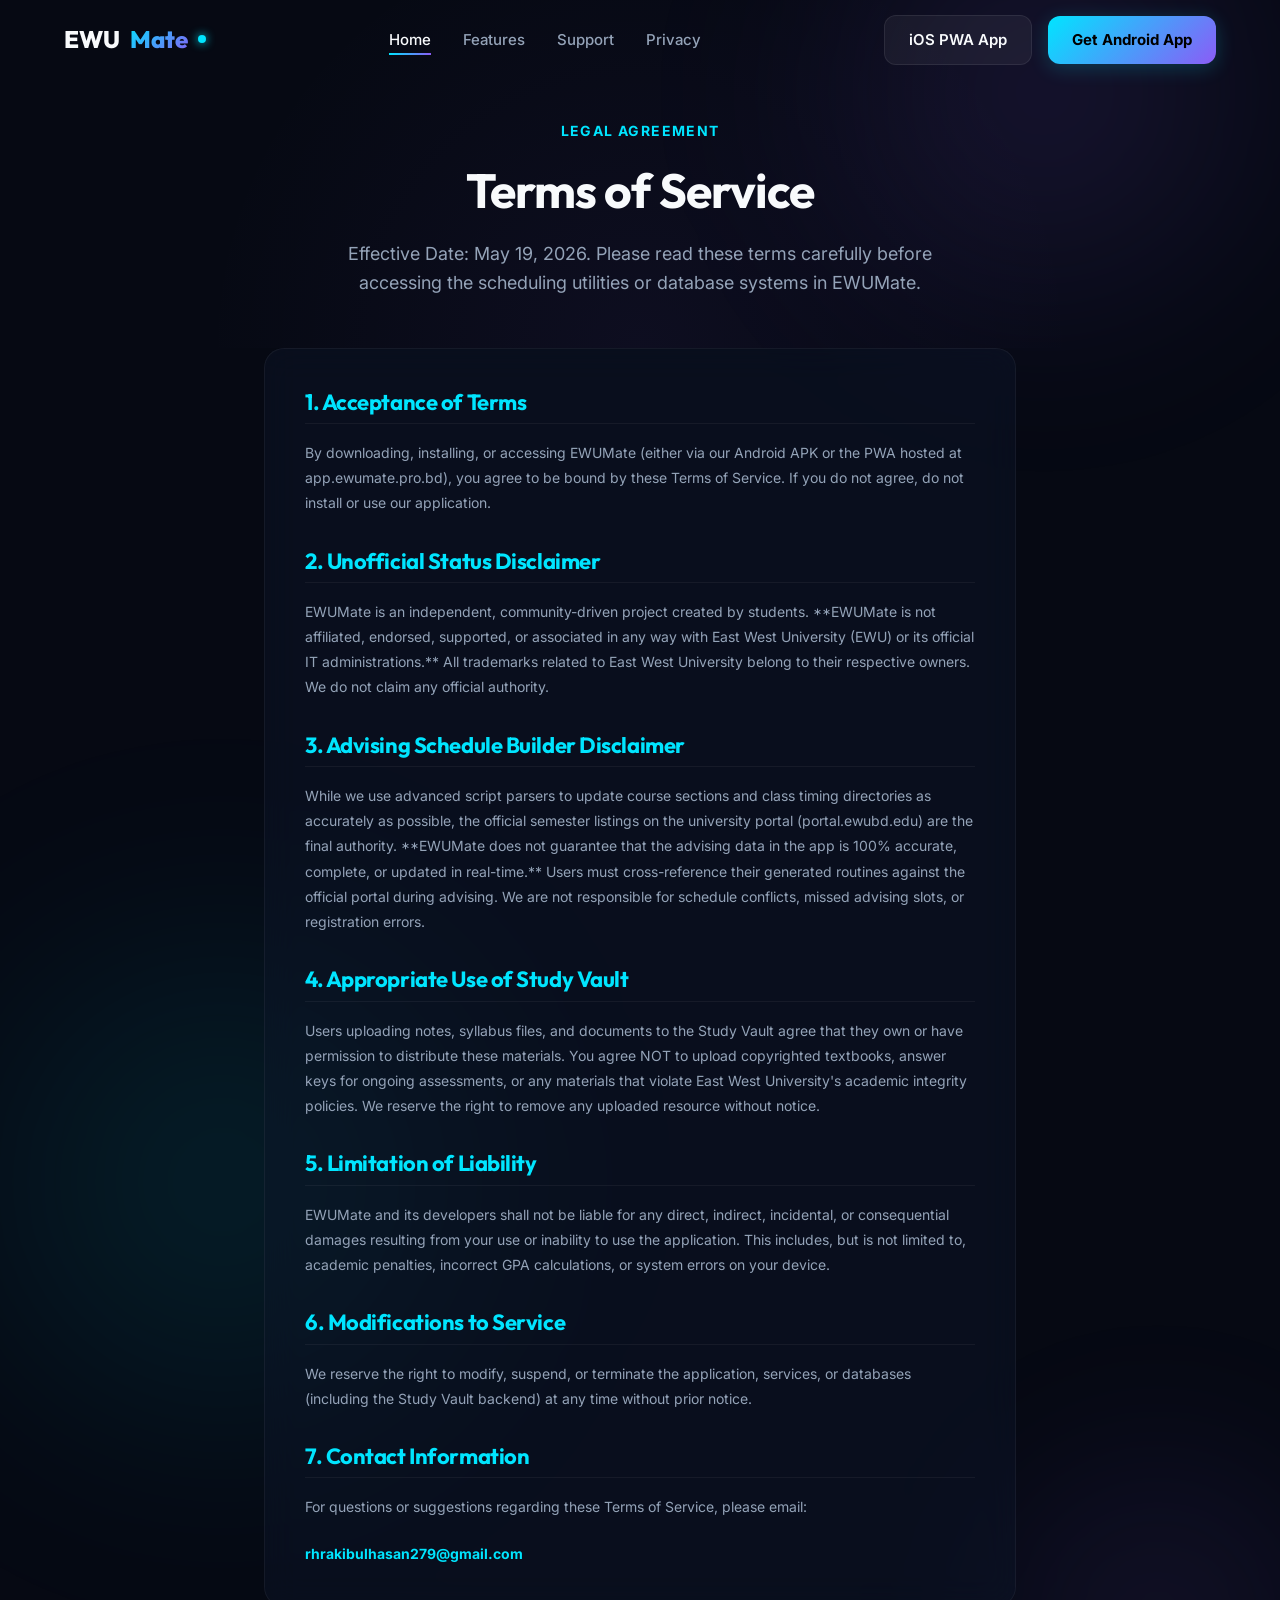
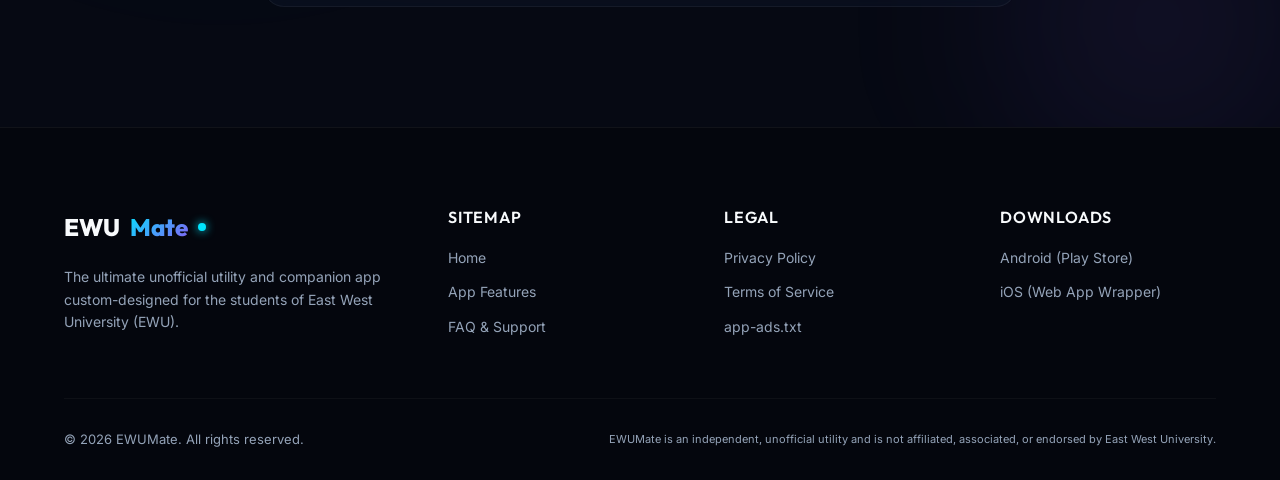
<file: terms.html>
<!DOCTYPE html>
<html lang="en">
<head>
  <meta charset="UTF-8">
  <meta name="viewport" content="width=device-width, initial-scale=1.0">
  <meta name="description" content="Terms of Service for EWUMate. Read our guidelines on advising calculations, local database configurations, and portal scraping disclaimers.">
  <title>Terms of Service | EWUMate - East West University Companion</title>
  <link rel="stylesheet" href="styles.css">
  <link rel="icon" type="image/svg+xml" href="favicon.svg">
</head>
<body>

  <!-- Ambient Glow Effects -->
  <div class="ambient-glows">
    <div class="glow-1"></div>
    <div class="glow-2"></div>
    <div class="glow-3"></div>
  </div>

  <!-- Header / Navigation -->
  <header class="navbar" id="siteNavbar">
    <div class="container">
      <a href="index.html" class="logo">
        <span>EWU</span><span class="text-gradient">Mate</span>
        <div class="logo-dot"></div>
      </a>
      
      <nav>
        <ul class="nav-links">
          <li><a href="index.html">Home</a></li>
          <li><a href="features.html">Features</a></li>
          <li><a href="support.html">Support</a></li>
          <li><a href="privacy.html">Privacy</a></li>
        </ul>
      </nav>
      
      <div class="nav-cta">
        <a href="https://app.ewumate.pro.bd" class="btn btn-secondary" target="_blank">iOS PWA App</a>
        <a href="https://play.google.com/store/apps/details?id=com.rxxeron.ewumate" class="btn btn-primary" target="_blank">Get Android App</a>
      </div>
      
      <button class="menu-toggle" aria-label="Toggle Navigation">
        <span></span>
        <span></span>
        <span></span>
      </button>
    </div>
  </header>

  <!-- Legal Title Header -->
  <section class="section feature-hero" style="padding-bottom: 50px;">
    <div class="container feature-hero-content">
      <span class="section-subtitle">Legal Agreement</span>
      <h1>Terms of Service</h1>
      <p style="max-width: 600px;">Effective Date: May 19, 2026. Please read these terms carefully before accessing the scheduling utilities or database systems in EWUMate.</p>
    </div>
  </section>

  <!-- Terms of Service Content -->
  <section class="section" style="padding-top: 0; padding-bottom: 120px;">
    <div class="container legal-container">
      <div class="glass-panel legal-content" style="padding: 40px;">
        
        <section>
          <h2>1. Acceptance of Terms</h2>
          <p>By downloading, installing, or accessing EWUMate (either via our Android APK or the PWA hosted at app.ewumate.pro.bd), you agree to be bound by these Terms of Service. If you do not agree, do not install or use our application.</p>
        </section>

        <section>
          <h2>2. Unofficial Status Disclaimer</h2>
          <p>EWUMate is an independent, community-driven project created by students. **EWUMate is not affiliated, endorsed, supported, or associated in any way with East West University (EWU) or its official IT administrations.** All trademarks related to East West University belong to their respective owners. We do not claim any official authority.</p>
        </section>

        <section>
          <h2>3. Advising Schedule Builder Disclaimer</h2>
          <p>While we use advanced script parsers to update course sections and class timing directories as accurately as possible, the official semester listings on the university portal (portal.ewubd.edu) are the final authority. **EWUMate does not guarantee that the advising data in the app is 100% accurate, complete, or updated in real-time.** Users must cross-reference their generated routines against the official portal during advising. We are not responsible for schedule conflicts, missed advising slots, or registration errors.</p>
        </section>

        <section>
          <h2>4. Appropriate Use of Study Vault</h2>
          <p>Users uploading notes, syllabus files, and documents to the Study Vault agree that they own or have permission to distribute these materials. You agree NOT to upload copyrighted textbooks, answer keys for ongoing assessments, or any materials that violate East West University's academic integrity policies. We reserve the right to remove any uploaded resource without notice.</p>
        </section>

        <section>
          <h2>5. Limitation of Liability</h2>
          <p>EWUMate and its developers shall not be liable for any direct, indirect, incidental, or consequential damages resulting from your use or inability to use the application. This includes, but is not limited to, academic penalties, incorrect GPA calculations, or system errors on your device.</p>
        </section>

        <section>
          <h2>6. Modifications to Service</h2>
          <p>We reserve the right to modify, suspend, or terminate the application, services, or databases (including the Study Vault backend) at any time without prior notice.</p>
        </section>

        <section>
          <h2>7. Contact Information</h2>
          <p>For questions or suggestions regarding these Terms of Service, please email:</p>
          <p style="font-weight: 700; color: var(--primary); margin-top: 5px;">rhrakibulhasan279@gmail.com</p>
        </section>

      </div>
    </div>
  </section>

  <!-- Footer -->
  <footer class="footer">
    <div class="container">
      <div class="footer-grid">
        <div class="footer-brand">
          <a href="index.html" class="logo">
            <span>EWU</span><span class="text-gradient">Mate</span>
            <div class="logo-dot"></div>
          </a>
          <p>The ultimate unofficial utility and companion app custom-designed for the students of East West University (EWU).</p>
        </div>
        
        <div class="footer-links-col">
          <h4>Sitemap</h4>
          <ul class="footer-links">
            <li><a href="index.html">Home</a></li>
            <li><a href="features.html">App Features</a></li>
            <li><a href="support.html">FAQ & Support</a></li>
          </ul>
        </div>
        
        <div class="footer-links-col">
          <h4>Legal</h4>
          <ul class="footer-links">
            <li><a href="privacy.html">Privacy Policy</a></li>
            <li><a href="terms.html">Terms of Service</a></li>
            <li><a href="app-ads.txt" target="_blank">app-ads.txt</a></li>
          </ul>
        </div>
        
        <div class="footer-links-col">
          <h4>Downloads</h4>
          <ul class="footer-links">
            <li><a href="https://play.google.com/store/apps/details?id=com.rxxeron.ewumate" target="_blank">Android (Play Store)</a></li>
            <li><a href="https://app.ewumate.pro.bd" target="_blank">iOS (Web App Wrapper)</a></li>
          </ul>
        </div>
      </div>
      
      <div class="footer-bottom">
        <div class="footer-copy">
          <span>&copy; 2026 EWUMate. All rights reserved.</span>
        </div>
        <div class="footer-copy" style="font-size: 11px; color: var(--text-muted);">
          <span>EWUMate is an independent, unofficial utility and is not affiliated, associated, or endorsed by East West University.</span>
        </div>
      </div>
    </div>
  </footer>

  <script src="main.js"></script>
</body>
</html>
</file>
<file: styles.css>
/* 
  EWUMate Design System & Styles
  Default Premium Dark Glassmorphic Style
*/

@import url('https://fonts.googleapis.com/css2?family=Inter:wght@300;400;500;600;700&family=Outfit:wght@400;500;600;700;800&display=swap');

:root {
  /* Colors */
  --bg: #060913;
  --bg-rgb: 6, 9, 19;
  --text: #f8fafc;
  --text-muted: #94a3b8;
  
  --primary: #00e5ff;
  --primary-rgb: 0, 229, 255;
  --primary-dark: #00bcd4;
  
  --secondary: #8b5cf6;
  --secondary-rgb: 139, 92, 246;
  
  --accent: #22c55e;
  --accent-rgb: 34, 197, 94;

  --card-bg: rgba(15, 23, 42, 0.45);
  --card-border: rgba(255, 255, 255, 0.05);
  --card-border-hover: rgba(0, 229, 255, 0.2);
  
  --glass-bg: rgba(10, 15, 30, 0.7);
  --glass-border: rgba(255, 255, 255, 0.06);
  
  /* Fonts */
  --font-heading: 'Outfit', sans-serif;
  --font-body: 'Inter', sans-serif;
  
  /* Layout */
  --container-width: 1200px;
  --header-height: 80px;
  
  /* Transitions */
  --transition-smooth: all 0.3s cubic-bezier(0.4, 0, 0.2, 1);
}

/* Base resets */
* {
  margin: 0;
  padding: 0;
  box-sizing: border-box;
  outline: none;
}

html {
  scroll-behavior: smooth;
  font-family: var(--font-body);
  background-color: var(--bg);
  color: var(--text);
  overflow-x: hidden;
  line-height: 1.6;
}

body {
  min-height: 100vh;
  position: relative;
}

/* Background Ambient Glows */
.ambient-glows {
  position: absolute;
  top: 0;
  left: 0;
  width: 100%;
  height: 100%;
  overflow: hidden;
  z-index: -1;
  pointer-events: none;
}

.glow-1 {
  position: absolute;
  top: -10%;
  right: -5%;
  width: 600px;
  height: 600px;
  border-radius: 50%;
  background: radial-gradient(circle, rgba(139, 92, 246, 0.15) 0%, rgba(139, 92, 246, 0) 70%);
  filter: blur(80px);
}

.glow-2 {
  position: absolute;
  top: 40%;
  left: -10%;
  width: 700px;
  height: 700px;
  border-radius: 50%;
  background: radial-gradient(circle, rgba(0, 229, 255, 0.12) 0%, rgba(0, 229, 255, 0) 70%);
  filter: blur(100px);
}

.glow-3 {
  position: absolute;
  bottom: 10%;
  right: -10%;
  width: 500px;
  height: 500px;
  border-radius: 50%;
  background: radial-gradient(circle, rgba(139, 92, 246, 0.1) 0%, rgba(139, 92, 246, 0) 70%);
  filter: blur(60px);
}

/* Typography */
h1, h2, h3, h4, h5, h6 {
  font-family: var(--font-heading);
  font-weight: 700;
  letter-spacing: -0.02em;
  line-height: 1.2;
}

p {
  color: var(--text-muted);
}

a {
  color: inherit;
  text-decoration: none;
  transition: var(--transition-smooth);
}

/* Gradient Text styling */
.text-gradient {
  background: linear-gradient(135deg, var(--primary) 0%, var(--secondary) 100%);
  -webkit-background-clip: text;
  -webkit-text-fill-color: transparent;
  background-clip: text;
  display: inline-block;
}

.text-gradient-cyan {
  background: linear-gradient(135deg, #00e5ff 0%, #008ba3 100%);
  -webkit-background-clip: text;
  -webkit-text-fill-color: transparent;
  background-clip: text;
}

/* Layout Utilities */
.container {
  max-width: var(--container-width);
  margin: 0 auto;
  padding: 0 24px;
}

.section {
  padding: 100px 0;
  position: relative;
}

.flex-center {
  display: flex;
  align-items: center;
  justify-content: center;
}

/* Glassmorphism Classes */
.glass-panel {
  background: var(--card-bg);
  border: 1px solid var(--card-border);
  backdrop-filter: blur(16px);
  -webkit-backdrop-filter: blur(16px);
  border-radius: 20px;
  transition: var(--transition-smooth);
}

.glass-panel:hover {
  border-color: var(--card-border-hover);
  box-shadow: 0 10px 30px -10px rgba(0, 229, 255, 0.1);
  transform: translateY(-4px);
}

/* Navigation Bar */
.navbar {
  position: fixed;
  top: 0;
  left: 0;
  width: 100%;
  height: var(--header-height);
  z-index: 1000;
  transition: var(--transition-smooth);
  border-bottom: 1px solid transparent;
}

.navbar.scrolled {
  background: var(--glass-bg);
  backdrop-filter: blur(20px);
  -webkit-backdrop-filter: blur(20px);
  height: 70px;
  border-bottom: 1px solid var(--glass-border);
  box-shadow: 0 10px 30px rgba(0, 0, 0, 0.2);
}

.navbar .container {
  display: flex;
  align-items: center;
  justify-content: space-between;
  height: 100%;
}

.logo {
  display: flex;
  align-items: center;
  gap: 10px;
  font-family: var(--font-heading);
  font-size: 24px;
  font-weight: 800;
}

.logo-dot {
  width: 8px;
  height: 8px;
  background-color: var(--primary);
  border-radius: 50%;
  box-shadow: 0 0 10px var(--primary);
}

.nav-links {
  display: flex;
  align-items: center;
  gap: 32px;
  list-style: none;
}

.nav-links a {
  font-size: 15px;
  font-weight: 500;
  color: var(--text-muted);
  position: relative;
  padding: 6px 0;
}

.nav-links a:hover,
.nav-links a.active {
  color: var(--text);
}

.nav-links a::after {
  content: '';
  position: absolute;
  bottom: 0;
  left: 0;
  width: 0;
  height: 2px;
  background: linear-gradient(90deg, var(--primary), var(--secondary));
  transition: var(--transition-smooth);
}

.nav-links a:hover::after,
.nav-links a.active::after {
  width: 100%;
}

.nav-cta {
  display: flex;
  align-items: center;
  gap: 16px;
}

/* Buttons */
.btn {
  display: inline-flex;
  align-items: center;
  justify-content: center;
  gap: 8px;
  padding: 12px 24px;
  border-radius: 12px;
  font-family: var(--font-body);
  font-size: 15px;
  font-weight: 600;
  cursor: pointer;
  transition: var(--transition-smooth);
  border: none;
}

.btn-primary {
  background: linear-gradient(135deg, var(--primary) 0%, var(--secondary) 100%);
  color: #000;
  font-weight: 700;
  box-shadow: 0 4px 20px rgba(0, 229, 255, 0.2);
}

.btn-primary:hover {
  transform: translateY(-2px);
  box-shadow: 0 6px 24px rgba(0, 229, 255, 0.4);
  background: linear-gradient(135deg, #33ebff 0%, #9f75ff 100%);
}

.btn-secondary {
  background: rgba(255, 255, 255, 0.05);
  border: 1px solid rgba(255, 255, 255, 0.08);
  color: var(--text);
}

.btn-secondary:hover {
  background: rgba(255, 255, 255, 0.1);
  border-color: rgba(255, 255, 255, 0.2);
  transform: translateY(-2px);
}

.btn-outline {
  background: transparent;
  border: 1px solid var(--primary);
  color: var(--primary);
}

.btn-outline:hover {
  background: rgba(0, 229, 255, 0.05);
  transform: translateY(-2px);
}

/* Mobile Menu Toggle */
.menu-toggle {
  display: none;
  flex-direction: column;
  gap: 6px;
  cursor: pointer;
  background: transparent;
  border: none;
  z-index: 1001;
}

.menu-toggle span {
  width: 25px;
  height: 2px;
  background-color: var(--text);
  transition: var(--transition-smooth);
}

/* Hero Section */
.hero {
  padding-top: calc(var(--header-height) + 60px);
  padding-bottom: 100px;
  min-height: 100vh;
  display: flex;
  align-items: center;
  position: relative;
}

.hero-grid {
  display: grid;
  grid-template-columns: 1.2fr 0.8fr;
  gap: 60px;
  align-items: center;
}

.hero-content {
  display: flex;
  flex-direction: column;
  gap: 24px;
}

.badge {
  display: inline-flex;
  align-items: center;
  gap: 8px;
  padding: 6px 14px;
  border-radius: 100px;
  background: rgba(0, 229, 255, 0.05);
  border: 1px solid rgba(0, 229, 255, 0.15);
  width: fit-content;
  font-size: 13px;
  font-weight: 500;
  color: var(--primary);
}

.badge-dot {
  width: 6px;
  height: 6px;
  background-color: var(--primary);
  border-radius: 50%;
  animation: pulse 1.5s infinite;
}

.hero-title {
  font-size: 56px;
  line-height: 1.1;
  font-weight: 800;
}

.hero-desc {
  font-size: 18px;
  color: var(--text-muted);
  max-width: 550px;
}

.hero-ctas {
  display: flex;
  gap: 16px;
  flex-wrap: wrap;
  margin-top: 10px;
}

.hero-platforms {
  display: flex;
  align-items: center;
  gap: 20px;
  margin-top: 20px;
  color: var(--text-muted);
  font-size: 14px;
}

.platform-icons {
  display: flex;
  gap: 12px;
  font-size: 20px;
}

.platform-icons svg {
  width: 20px;
  height: 20px;
  fill: currentColor;
}

/* Mobile Mockup Animation */
.hero-mockup-container {
  position: relative;
  display: flex;
  justify-content: center;
  align-items: center;
}

.mockup-glow {
  position: absolute;
  width: 350px;
  height: 350px;
  background: radial-gradient(circle, rgba(139, 92, 246, 0.2) 0%, rgba(0, 0, 0, 0) 70%);
  filter: blur(40px);
  z-index: -1;
  animation: float-glow 8s ease-in-out infinite alternate;
}

.phone-mockup {
  position: relative;
  width: 290px;
  height: 580px;
  border: 10px solid #1e293b;
  border-radius: 40px;
  background: #000;
  box-shadow: 0 25px 50px -12px rgba(0, 0, 0, 0.7), 0 0 0 2px rgba(255, 255, 255, 0.05);
  overflow: hidden;
  animation: float-phone 6s ease-in-out infinite;
}

.phone-screen {
  width: 100%;
  height: 100%;
  background: linear-gradient(180deg, #0f172a 0%, #060913 100%);
  padding: 20px 16px;
  overflow: hidden;
  display: flex;
  flex-direction: column;
  gap: 16px;
  position: relative;
}

.phone-notch {
  position: absolute;
  top: 0;
  left: 50%;
  transform: translateX(-50%);
  width: 120px;
  height: 20px;
  background-color: #1e293b;
  border-bottom-left-radius: 16px;
  border-bottom-right-radius: 16px;
  z-index: 10;
}

/* Styled Phone Content */
.phone-header {
  display: flex;
  justify-content: space-between;
  align-items: center;
  margin-top: 10px;
}

.phone-user {
  display: flex;
  flex-direction: column;
  gap: 2px;
}

.phone-user span:first-child {
  font-size: 11px;
  color: var(--text-muted);
}

.phone-user span:last-child {
  font-size: 13px;
  font-weight: 700;
}

.phone-avatar {
  width: 28px;
  height: 28px;
  border-radius: 50%;
  background: linear-gradient(135deg, var(--primary) 0%, var(--secondary) 100%);
}

.phone-advising-card {
  background: rgba(255, 255, 255, 0.03);
  border: 1px solid rgba(255, 255, 255, 0.06);
  border-radius: 16px;
  padding: 12px;
  display: flex;
  flex-direction: column;
  gap: 10px;
}

.phone-card-title {
  font-size: 12px;
  font-weight: 700;
  color: var(--primary);
  display: flex;
  justify-content: space-between;
}

.phone-schedule-list {
  display: flex;
  flex-direction: column;
  gap: 8px;
}

.phone-schedule-item {
  display: flex;
  justify-content: space-between;
  font-size: 11px;
  background: rgba(255, 255, 255, 0.02);
  padding: 6px 8px;
  border-radius: 8px;
  border-left: 2px solid var(--secondary);
}

.phone-bottom-nav {
  position: absolute;
  bottom: 0;
  left: 0;
  width: 100%;
  height: 50px;
  background: rgba(10, 15, 30, 0.9);
  backdrop-filter: blur(10px);
  border-top: 1px solid rgba(255, 255, 255, 0.05);
  display: flex;
  justify-content: space-around;
  align-items: center;
  padding: 0 10px;
}

.phone-nav-icon {
  width: 20px;
  height: 20px;
  background: rgba(255, 255, 255, 0.1);
  border-radius: 4px;
}

.phone-nav-icon.active {
  background: var(--primary);
  box-shadow: 0 0 8px var(--primary);
}

/* Feature Showcase */
.section-header {
  text-align: center;
  max-width: 600px;
  margin: 0 auto 60px;
  display: flex;
  flex-direction: column;
  gap: 16px;
}

.section-subtitle {
  font-size: 14px;
  font-weight: 700;
  color: var(--primary);
  text-transform: uppercase;
  letter-spacing: 0.1em;
}

.section-title {
  font-size: 38px;
}

.features-grid {
  display: grid;
  grid-template-columns: repeat(3, 1fr);
  gap: 30px;
}

.feature-card {
  padding: 32px;
  display: flex;
  flex-direction: column;
  gap: 20px;
}

.feature-icon-wrapper {
  width: 48px;
  height: 48px;
  border-radius: 12px;
  background: rgba(0, 229, 255, 0.08);
  border: 1px solid rgba(0, 229, 255, 0.15);
  display: flex;
  align-items: center;
  justify-content: center;
  color: var(--primary);
  font-size: 24px;
}

.feature-card:nth-child(even) .feature-icon-wrapper {
  background: rgba(139, 92, 246, 0.08);
  border-color: rgba(139, 92, 246, 0.15);
  color: var(--secondary);
}

.feature-card h3 {
  font-size: 20px;
  font-weight: 600;
}

.feature-card p {
  font-size: 14px;
}

.feature-card-link {
  font-size: 14px;
  font-weight: 600;
  color: var(--primary);
  display: flex;
  align-items: center;
  gap: 6px;
  margin-top: auto;
  width: fit-content;
}

.feature-card-link svg {
  transition: var(--transition-smooth);
}

.feature-card-link:hover svg {
  transform: translateX(4px);
}

/* Advising Section specific layout */
.advising-showcase {
  display: grid;
  grid-template-columns: 1fr 1.1fr;
  gap: 60px;
  align-items: center;
}

.advising-visual {
  background: var(--card-bg);
  border: 1px solid var(--card-border);
  border-radius: 24px;
  padding: 32px;
  position: relative;
  overflow: hidden;
}

.advising-visual::after {
  content: '';
  position: absolute;
  top: -20%;
  right: -20%;
  width: 250px;
  height: 250px;
  background: radial-gradient(circle, rgba(139, 92, 246, 0.1) 0%, rgba(0, 0, 0, 0) 70%);
  filter: blur(30px);
}

.combination-box {
  display: flex;
  flex-direction: column;
  gap: 16px;
}

.comb-item {
  background: rgba(255, 255, 255, 0.02);
  border: 1px solid rgba(255, 255, 255, 0.04);
  border-radius: 12px;
  padding: 16px;
  display: flex;
  align-items: center;
  justify-content: space-between;
  transition: var(--transition-smooth);
}

.comb-item:hover {
  background: rgba(255, 255, 255, 0.04);
  border-color: rgba(0, 229, 255, 0.15);
}

.comb-info {
  display: flex;
  flex-direction: column;
  gap: 4px;
}

.comb-name {
  font-weight: 700;
  font-size: 15px;
}

.comb-meta {
  font-size: 12px;
  color: var(--text-muted);
}

.comb-tag {
  padding: 4px 10px;
  border-radius: 100px;
  font-size: 11px;
  font-weight: 700;
}

.tag-cyan {
  background: rgba(0, 229, 255, 0.1);
  color: var(--primary);
  border: 1px solid rgba(0, 229, 255, 0.2);
}

.tag-green {
  background: rgba(34, 197, 94, 0.1);
  color: var(--accent);
  border: 1px solid rgba(34, 197, 94, 0.2);
}

/* Statistics Counter */
.stats-section {
  background: linear-gradient(180deg, rgba(6, 9, 19, 0) 0%, rgba(13, 20, 38, 0.4) 50%, rgba(6, 9, 19, 0) 100%);
  border-top: 1px solid rgba(255, 255, 255, 0.02);
  border-bottom: 1px solid rgba(255, 255, 255, 0.02);
}

.stats-grid {
  display: grid;
  grid-template-columns: repeat(4, 1fr);
  gap: 30px;
  text-align: center;
}

.stat-item {
  display: flex;
  flex-direction: column;
  gap: 8px;
}

.stat-num {
  font-size: 48px;
  font-weight: 800;
  font-family: var(--font-heading);
}

.stat-label {
  font-size: 14px;
  color: var(--text-muted);
}

/* Call To Action Banner */
.cta-banner {
  background: linear-gradient(135deg, rgba(139, 92, 246, 0.08) 0%, rgba(0, 229, 255, 0.08) 100%);
  border: 1px solid rgba(255, 255, 255, 0.06);
  border-radius: 30px;
  padding: 60px;
  text-align: center;
  position: relative;
  overflow: hidden;
}

.cta-banner::before {
  content: '';
  position: absolute;
  top: -50%;
  left: -20%;
  width: 400px;
  height: 400px;
  background: radial-gradient(circle, rgba(0, 229, 255, 0.12) 0%, rgba(0, 0, 0, 0) 70%);
  filter: blur(50px);
}

.cta-content {
  position: relative;
  z-index: 2;
  max-width: 700px;
  margin: 0 auto;
  display: flex;
  flex-direction: column;
  gap: 20px;
  align-items: center;
}

.cta-title {
  font-size: 40px;
}

.cta-desc {
  font-size: 16px;
  max-width: 500px;
}

.cta-buttons {
  display: flex;
  gap: 16px;
  margin-top: 10px;
}

/* Footer */
.footer {
  border-top: 1px solid rgba(255, 255, 255, 0.05);
  padding: 80px 0 30px;
  background: #04060d;
}

.footer-grid {
  display: grid;
  grid-template-columns: 1.5fr repeat(3, 1fr);
  gap: 60px;
  margin-bottom: 60px;
}

.footer-brand {
  display: flex;
  flex-direction: column;
  gap: 20px;
}

.footer-brand p {
  font-size: 14px;
  max-width: 320px;
}

.footer-socials {
  display: flex;
  gap: 16px;
}

.social-icon {
  width: 38px;
  height: 38px;
  border-radius: 10px;
  background: rgba(255, 255, 255, 0.03);
  border: 1px solid rgba(255, 255, 255, 0.05);
  display: flex;
  align-items: center;
  justify-content: center;
  color: var(--text-muted);
}

.social-icon:hover {
  background: rgba(0, 229, 255, 0.08);
  border-color: rgba(0, 229, 255, 0.2);
  color: var(--primary);
  transform: translateY(-2px);
}

.footer-links-col {
  display: flex;
  flex-direction: column;
  gap: 20px;
}

.footer-links-col h4 {
  font-size: 16px;
  font-weight: 600;
  text-transform: uppercase;
  letter-spacing: 0.05em;
}

.footer-links {
  list-style: none;
  display: flex;
  flex-direction: column;
  gap: 12px;
  font-size: 14px;
  color: var(--text-muted);
}

.footer-links a:hover {
  color: var(--primary);
  padding-left: 4px;
}

.footer-bottom {
  border-top: 1px solid rgba(255, 255, 255, 0.04);
  padding-top: 30px;
  display: flex;
  justify-content: space-between;
  align-items: center;
  font-size: 13px;
  color: var(--text-muted);
}

.footer-copy {
  display: flex;
  align-items: center;
  gap: 6px;
}

/* Feature Page specific elements */
.feature-hero {
  padding-top: calc(var(--header-height) + 40px);
  text-align: center;
  position: relative;
  background: radial-gradient(circle at bottom, rgba(139, 92, 246, 0.06) 0%, rgba(0, 0, 0, 0) 60%);
}

.feature-hero-content {
  max-width: 800px;
  margin: 0 auto;
  display: flex;
  flex-direction: column;
  gap: 20px;
  align-items: center;
}

.feature-hero-content h1 {
  font-size: 48px;
}

.feature-hero-content p {
  font-size: 18px;
}

.feature-detail-row {
  display: grid;
  grid-template-columns: repeat(2, 1fr);
  gap: 80px;
  align-items: center;
  margin-bottom: 120px;
}

.feature-detail-row:nth-child(even) {
  direction: rtl;
}

.feature-detail-row:nth-child(even) .feature-detail-text {
  direction: ltr;
}

.feature-detail-text {
  display: flex;
  flex-direction: column;
  gap: 24px;
}

.feature-detail-text h2 {
  font-size: 32px;
}

.feature-detail-list {
  list-style: none;
  display: flex;
  flex-direction: column;
  gap: 14px;
}

.feature-detail-list li {
  display: flex;
  align-items: flex-start;
  gap: 12px;
  font-size: 15px;
  color: var(--text-muted);
}

.feature-detail-list svg {
  width: 18px;
  height: 18px;
  fill: var(--primary);
  margin-top: 4px;
  flex-shrink: 0;
}

.feature-detail-visual {
  background: var(--card-bg);
  border: 1px solid var(--card-border);
  border-radius: 24px;
  padding: 32px;
  display: flex;
  justify-content: center;
  align-items: center;
  position: relative;
  min-height: 340px;
}

/* FAQ / Accordion in Support page */
.faq-list {
  display: flex;
  flex-direction: column;
  gap: 16px;
  max-width: 800px;
  margin: 0 auto;
}

.faq-item {
  border: 1px solid var(--card-border);
  border-radius: 16px;
  background: var(--card-bg);
  overflow: hidden;
  transition: var(--transition-smooth);
}

.faq-question {
  padding: 24px;
  display: flex;
  align-items: center;
  justify-content: space-between;
  cursor: pointer;
  font-weight: 600;
  font-size: 16px;
  user-select: none;
  transition: var(--transition-smooth);
}

.faq-question:hover {
  background: rgba(255, 255, 255, 0.02);
  color: var(--primary);
}

.faq-answer {
  max-height: 0;
  overflow: hidden;
  transition: max-height 0.3s cubic-bezier(0.4, 0, 0.2, 1);
}

.faq-answer-inner {
  padding: 0 24px 24px;
  font-size: 14px;
  color: var(--text-muted);
  border-top: 1px solid transparent;
}

.faq-item.active {
  border-color: var(--card-border-hover);
}

.faq-item.active .faq-answer-inner {
  border-top-color: rgba(255, 255, 255, 0.03);
}

.faq-icon {
  transition: var(--transition-smooth);
  color: var(--text-muted);
}

.faq-item.active .faq-icon {
  transform: rotate(180deg);
  color: var(--primary);
}

/* Contact form */
.contact-container {
  display: grid;
  grid-template-columns: 1fr 1.5fr;
  gap: 60px;
  align-items: start;
}

.contact-info {
  display: flex;
  flex-direction: column;
  gap: 30px;
}

.contact-card {
  padding: 24px;
  display: flex;
  gap: 16px;
  align-items: center;
}

.contact-card-icon {
  width: 44px;
  height: 44px;
  border-radius: 10px;
  background: rgba(139, 92, 246, 0.08);
  border: 1px solid rgba(139, 92, 246, 0.15);
  display: flex;
  align-items: center;
  justify-content: center;
  color: var(--secondary);
}

.contact-card-details h4 {
  font-size: 15px;
  font-weight: 600;
  margin-bottom: 4px;
}

.contact-card-details p {
  font-size: 13px;
}

.contact-form {
  padding: 40px;
  display: flex;
  flex-direction: column;
  gap: 24px;
}

.form-title {
  font-size: 24px;
  margin-bottom: 8px;
}

.form-group {
  display: flex;
  flex-direction: column;
  gap: 8px;
}

.form-group label {
  font-size: 13px;
  font-weight: 600;
  color: var(--text-muted);
}

.form-control {
  background: rgba(255, 255, 255, 0.02);
  border: 1px solid rgba(255, 255, 255, 0.06);
  border-radius: 10px;
  padding: 12px 16px;
  color: var(--text);
  font-family: var(--font-body);
  font-size: 14px;
  transition: var(--transition-smooth);
}

.form-control:focus {
  border-color: var(--primary);
  background: rgba(255, 255, 255, 0.04);
  box-shadow: 0 0 12px rgba(0, 229, 255, 0.1);
}

textarea.form-control {
  resize: vertical;
  min-height: 120px;
}

/* Legal text formatting (privacy, terms) */
.legal-container {
  max-width: 800px;
  margin: 0 auto;
}

.legal-content {
  display: flex;
  flex-direction: column;
  gap: 32px;
}

.legal-content section {
  display: flex;
  flex-direction: column;
  gap: 16px;
}

.legal-content h2 {
  font-size: 22px;
  color: var(--primary);
  border-bottom: 1px solid rgba(255, 255, 255, 0.05);
  padding-bottom: 8px;
}

.legal-content p {
  font-size: 14px;
  line-height: 1.8;
}

.legal-content ul {
  padding-left: 20px;
  font-size: 14px;
  color: var(--text-muted);
  display: flex;
  flex-direction: column;
  gap: 10px;
}

/* Keyframes */
@keyframes pulse {
  0% {
    transform: scale(0.9);
    box-shadow: 0 0 0 0 rgba(0, 229, 255, 0.4);
  }
  70% {
    transform: scale(1);
    box-shadow: 0 0 0 8px rgba(0, 229, 255, 0);
  }
  100% {
    transform: scale(0.9);
    box-shadow: 0 0 0 0 rgba(0, 229, 255, 0);
  }
}

@keyframes float-phone {
  0%, 100% {
    transform: translateY(0);
  }
  50% {
    transform: translateY(-12px);
  }
}

@keyframes float-glow {
  0% {
    transform: translate(0, 0) scale(1);
  }
  50% {
    transform: translate(15px, -15px) scale(1.1);
  }
  100% {
    transform: translate(0, 0) scale(1);
  }
}

/* Responsive queries */
@media (max-width: 1024px) {
  .hero-grid {
    grid-template-columns: 1fr;
    gap: 40px;
    text-align: center;
  }
  
  .hero-content {
    align-items: center;
  }
  
  .hero-desc {
    margin: 0 auto;
  }
  
  .hero-ctas {
    justify-content: center;
  }
  
  .hero-platforms {
    justify-content: center;
  }
  
  .features-grid {
    grid-template-columns: repeat(2, 1fr);
  }
  
  .advising-showcase {
    grid-template-columns: 1fr;
    gap: 40px;
  }
  
  .feature-detail-row {
    grid-template-columns: 1fr;
    gap: 40px;
    margin-bottom: 80px;
  }
  
  .feature-detail-row:nth-child(even) {
    direction: ltr;
  }
  
  .stats-grid {
    grid-template-columns: repeat(2, 1fr);
    gap: 40px;
  }
  
  .contact-container {
    grid-template-columns: 1fr;
    gap: 40px;
  }
}

@media (max-width: 768px) {
  :root {
    --header-height: 70px;
  }
  
  .hero-title {
    font-size: 38px;
  }
  
  .section-title {
    font-size: 28px;
  }
  
  .menu-toggle {
    display: flex;
  }
  
  .nav-links {
    position: fixed;
    top: var(--header-height);
    right: -100%;
    width: 100%;
    height: calc(100vh - var(--header-height));
    background: rgba(6, 9, 19, 0.95);
    backdrop-filter: blur(20px);
    -webkit-backdrop-filter: blur(20px);
    flex-direction: column;
    padding: 60px 40px;
    gap: 40px;
    transition: var(--transition-smooth);
    border-top: 1px solid var(--glass-border);
  }
  
  .nav-links.active {
    right: 0;
  }
  
  .nav-cta {
    display: none; /* In mobile, CTA fits better inside drawer or hidden */
  }
  
  .features-grid {
    grid-template-columns: 1fr;
  }
  
  .footer-grid {
    grid-template-columns: 1fr;
    gap: 40px;
  }
  
  .footer-bottom {
    flex-direction: column;
    gap: 16px;
    text-align: center;
  }
  
  .contact-form {
    padding: 24px;
  }
}
</file>
